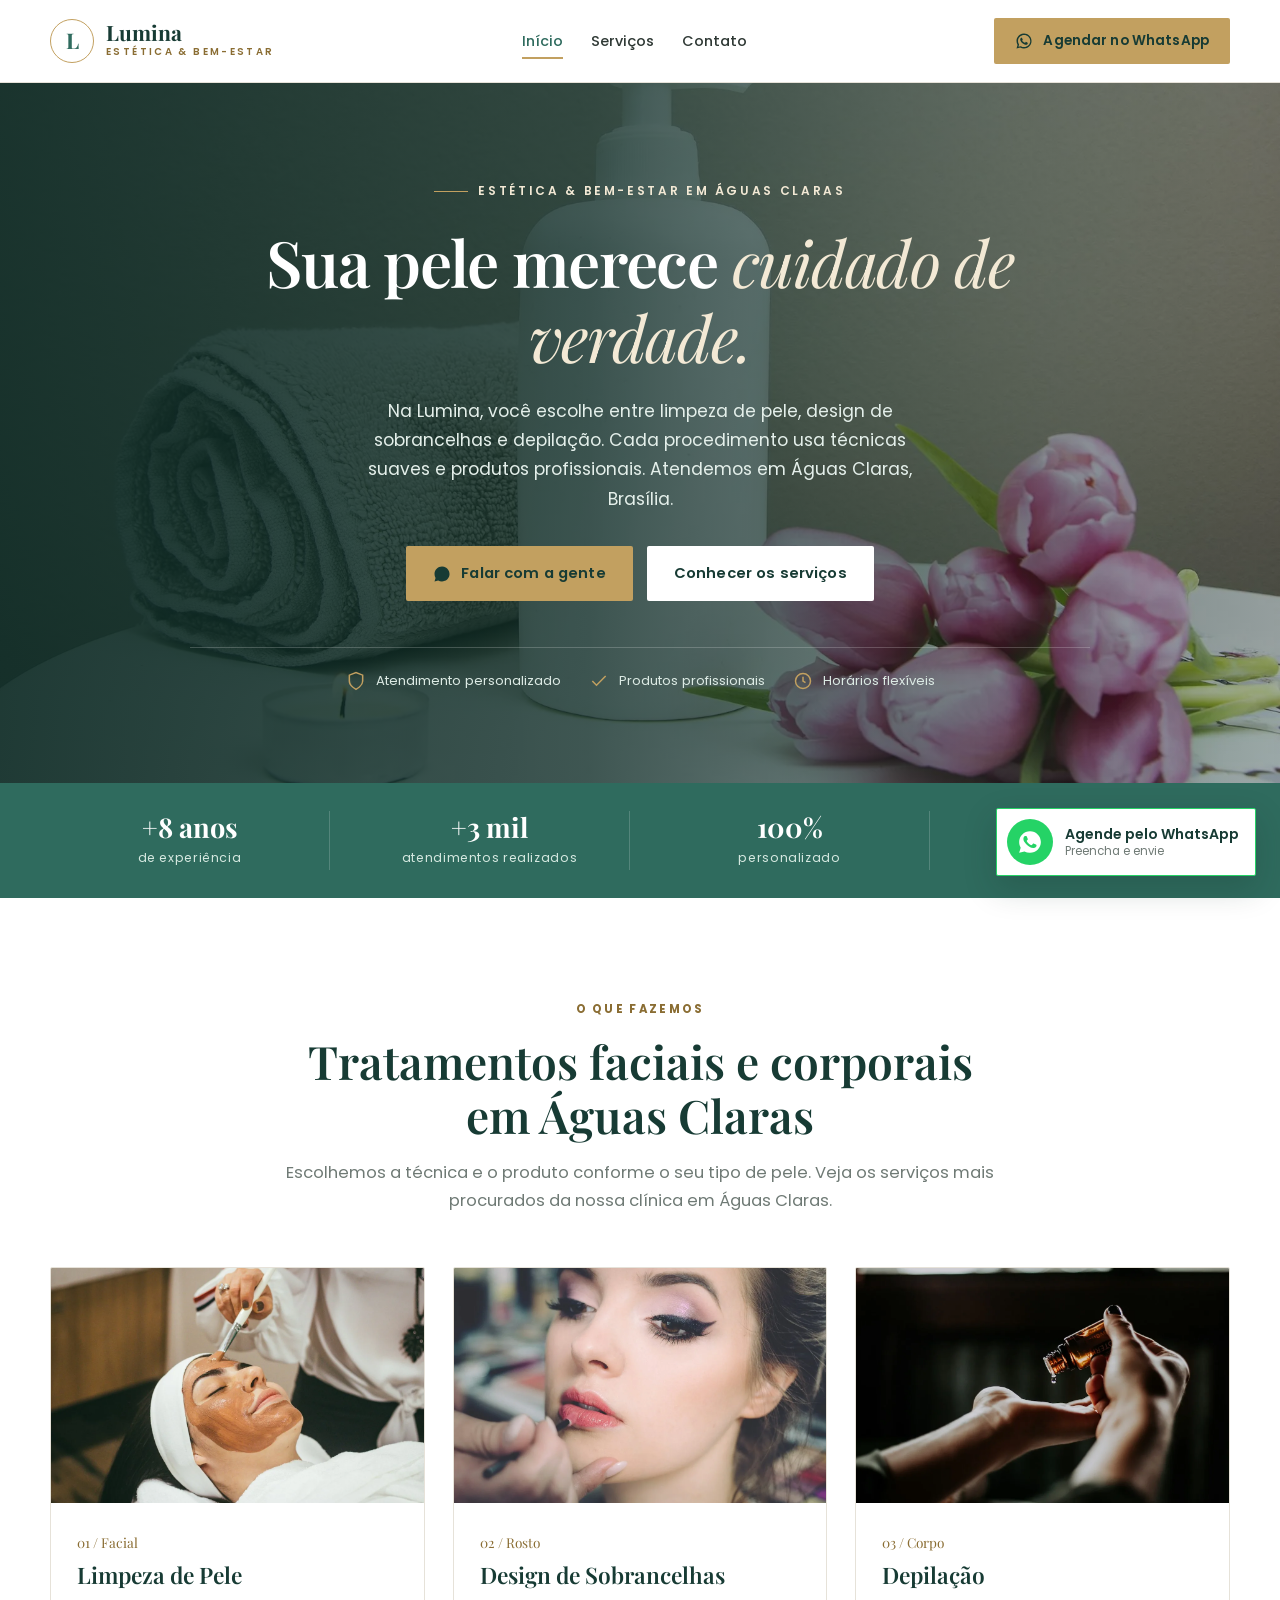
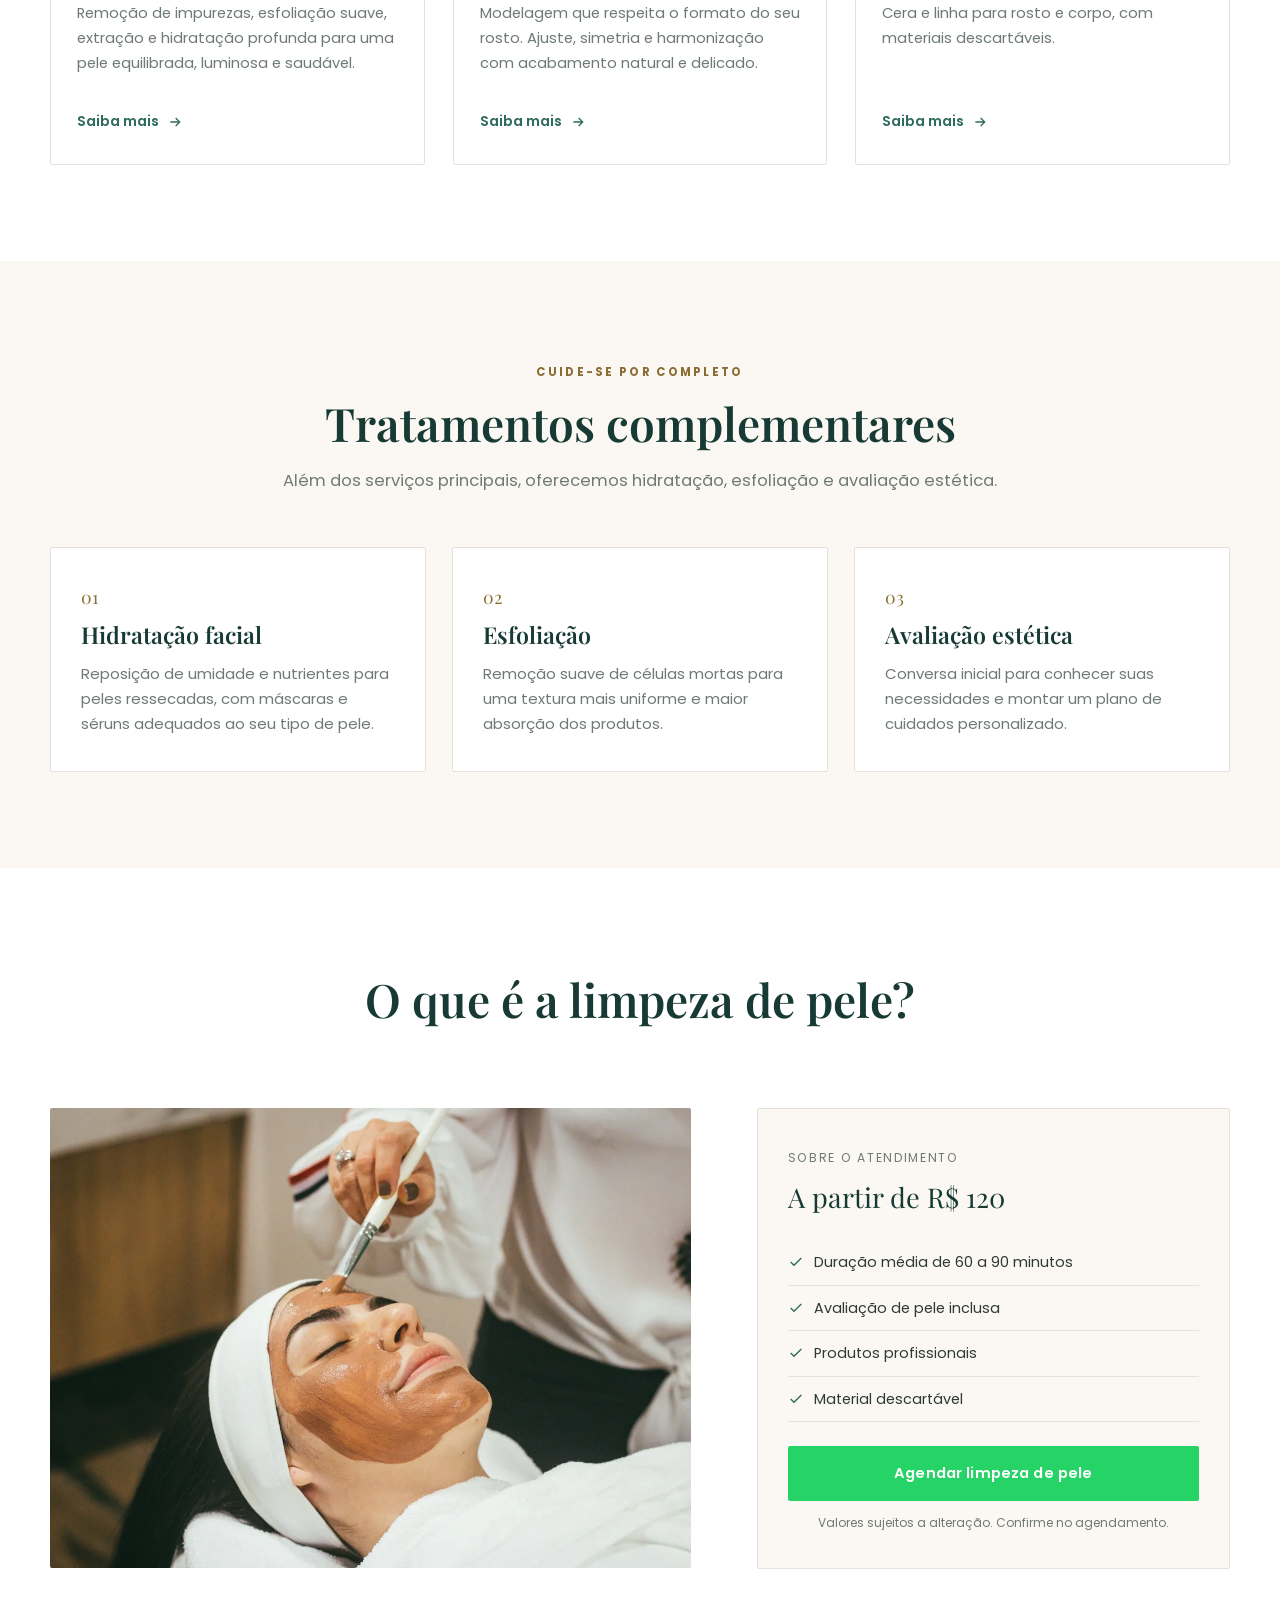
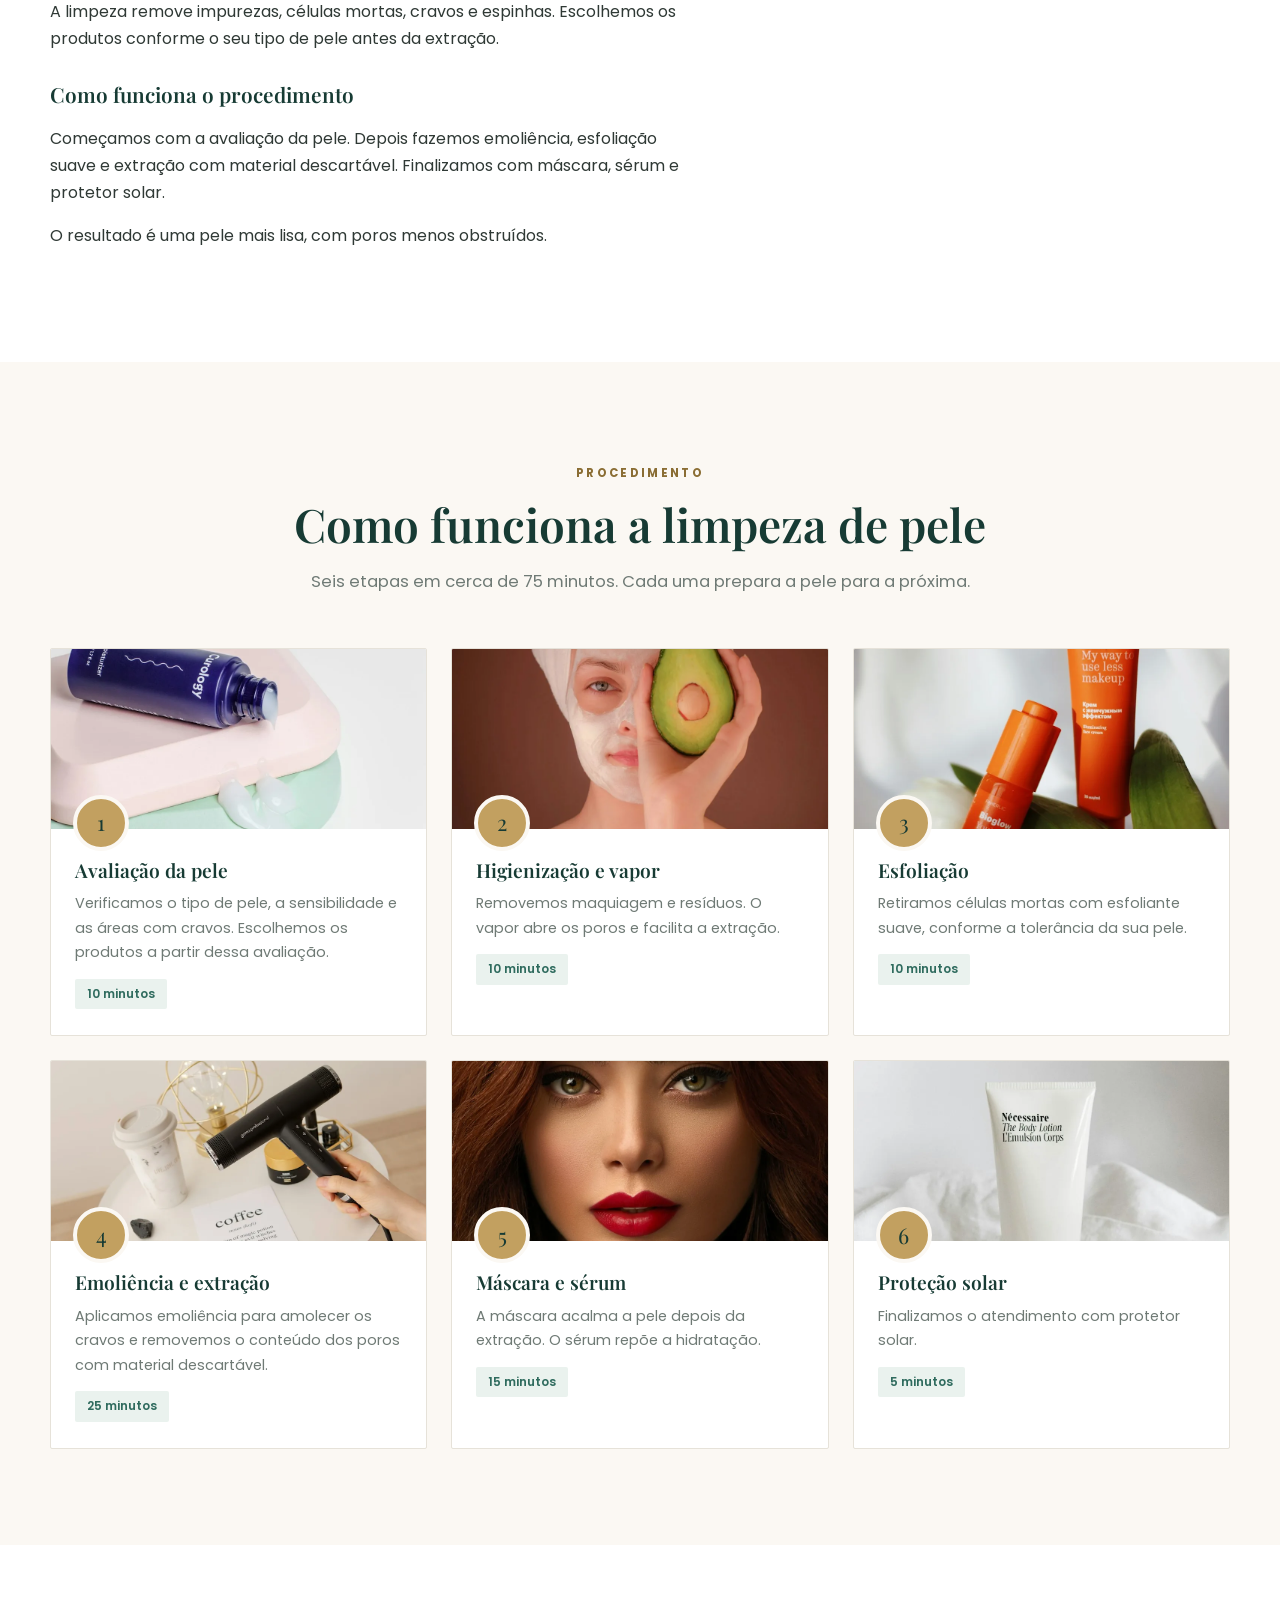
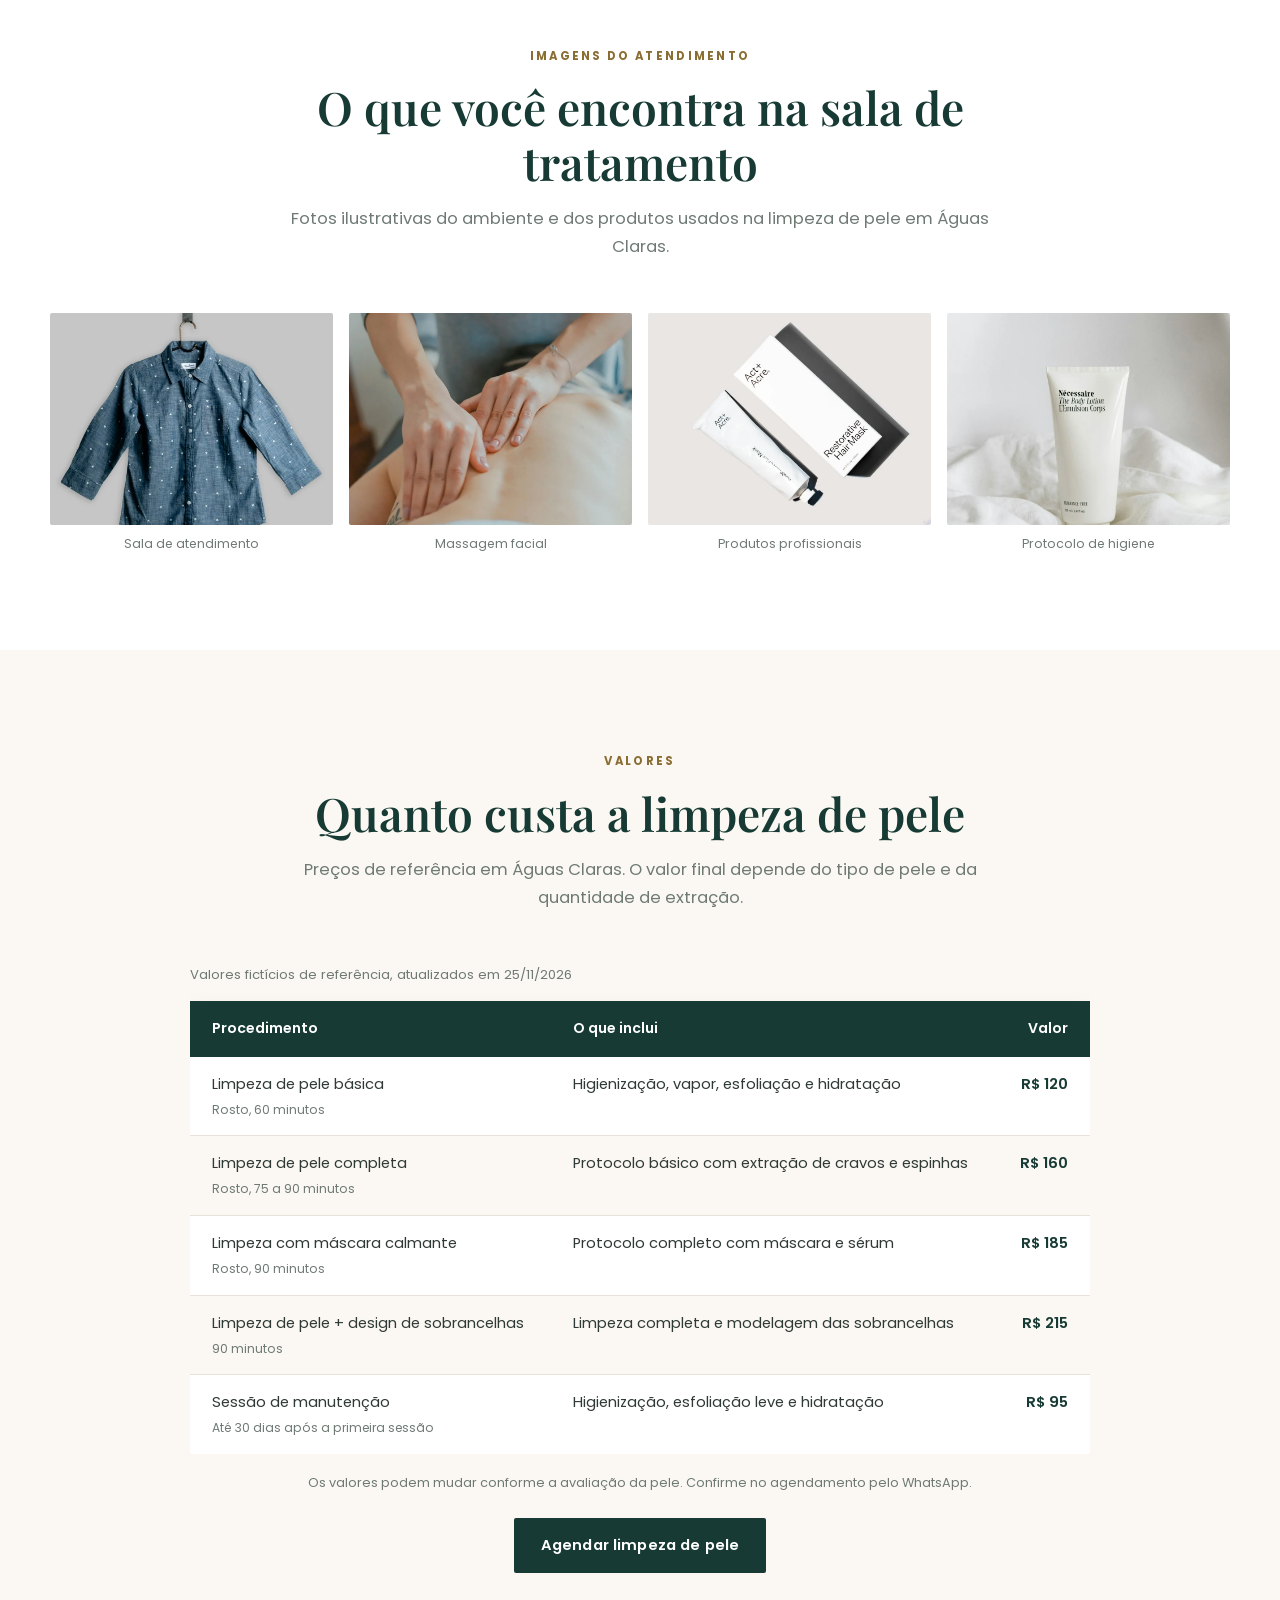
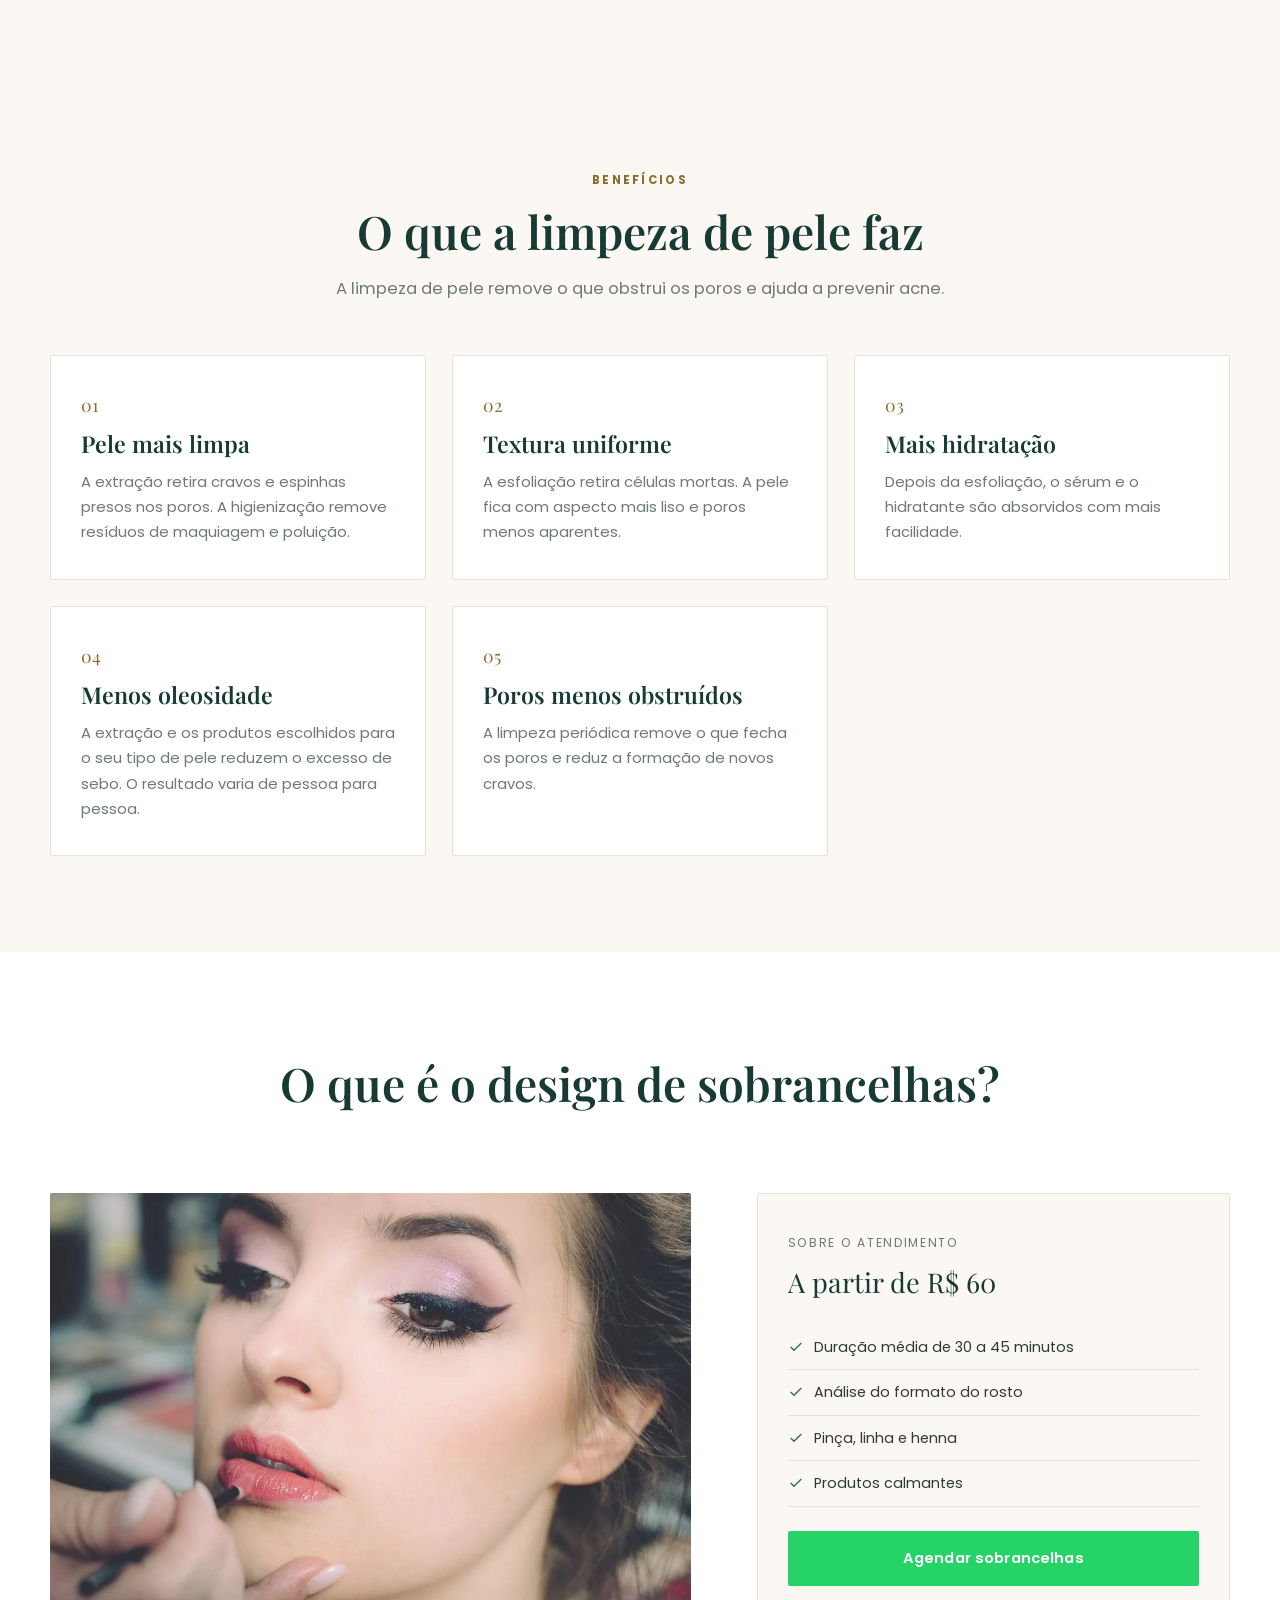
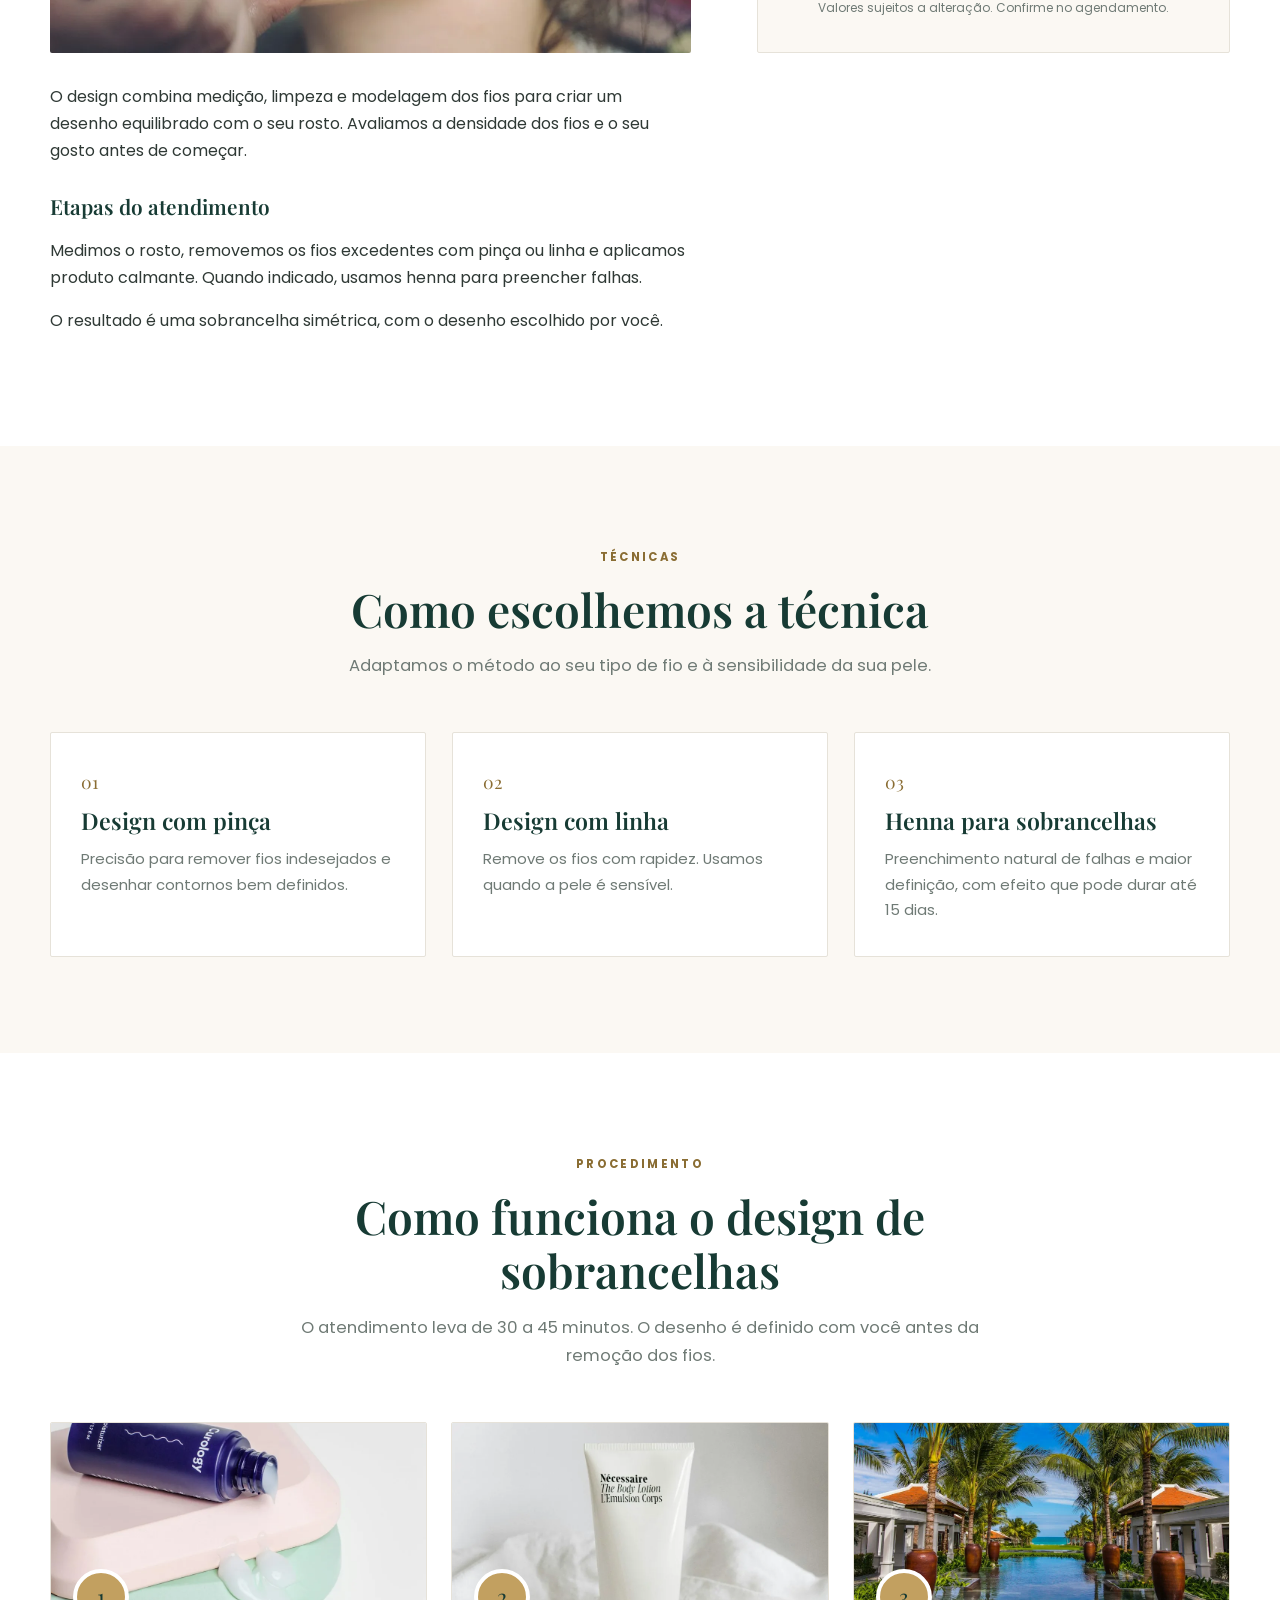
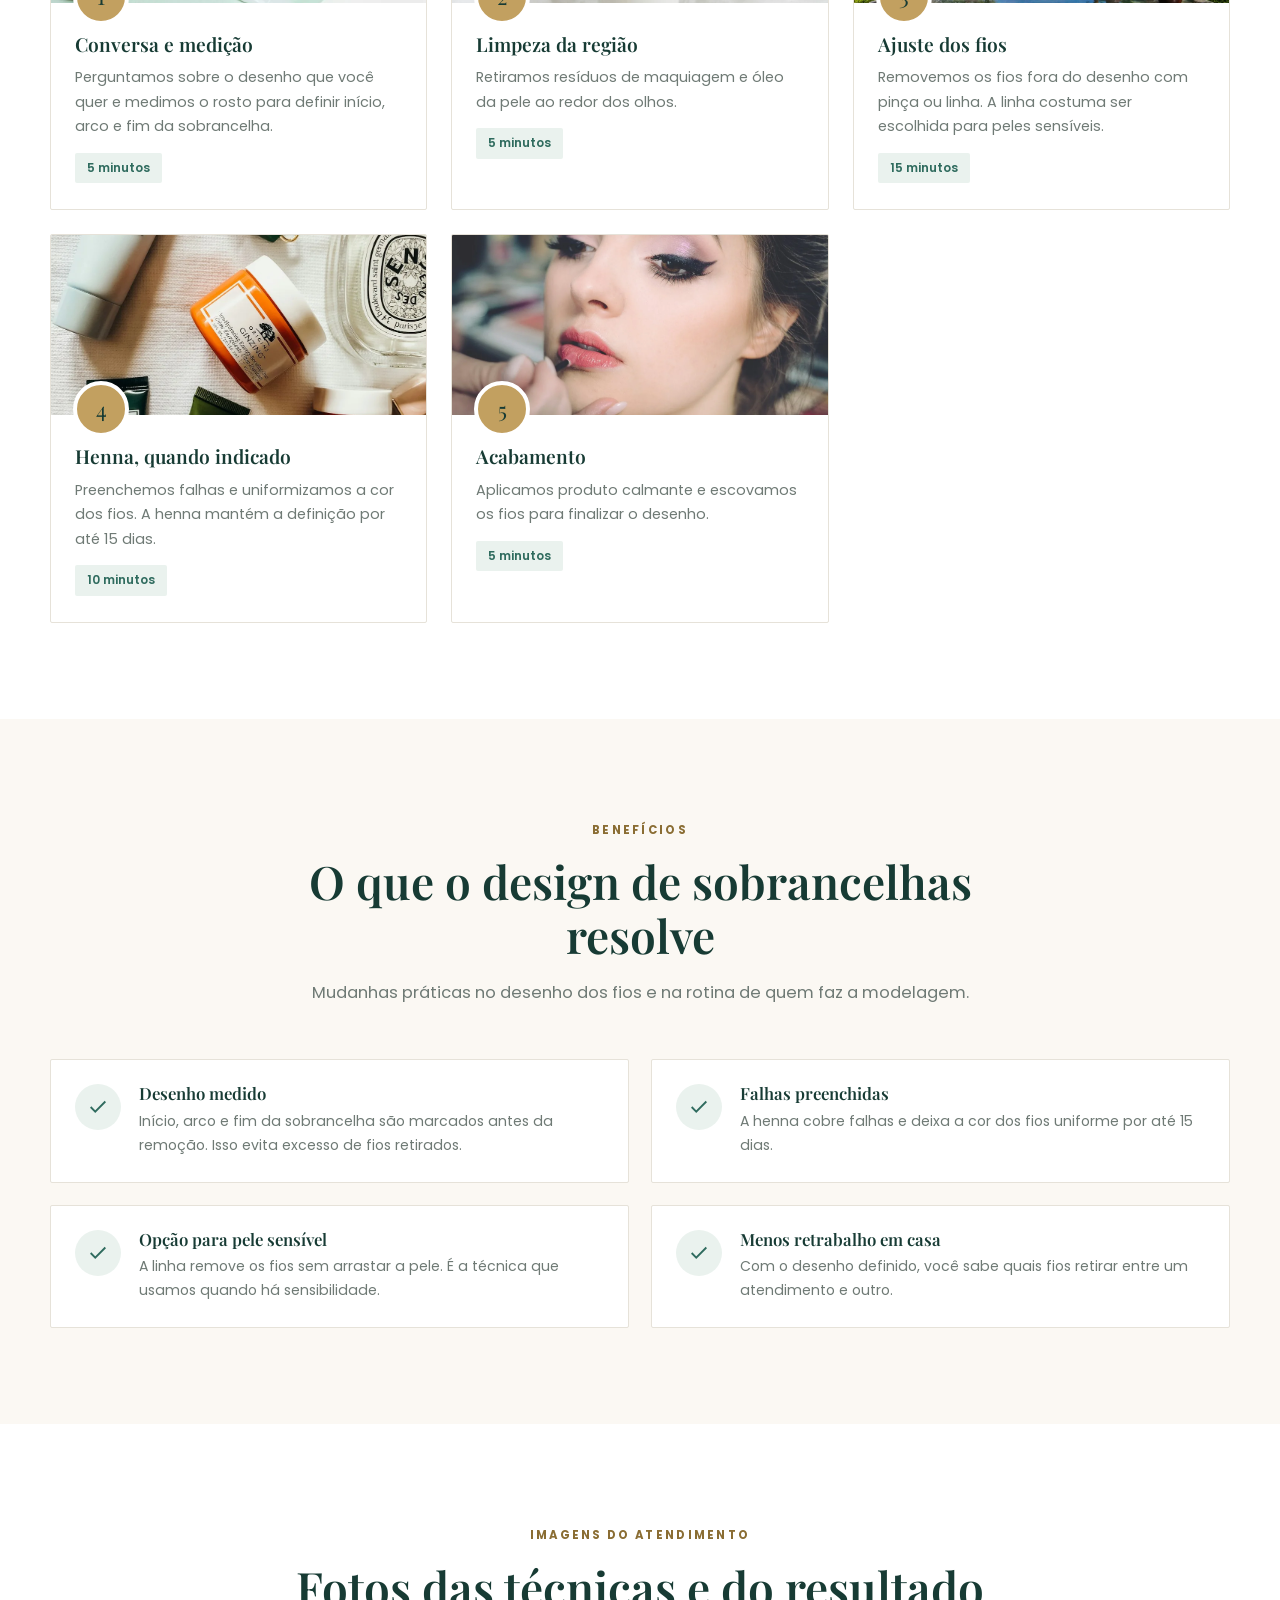
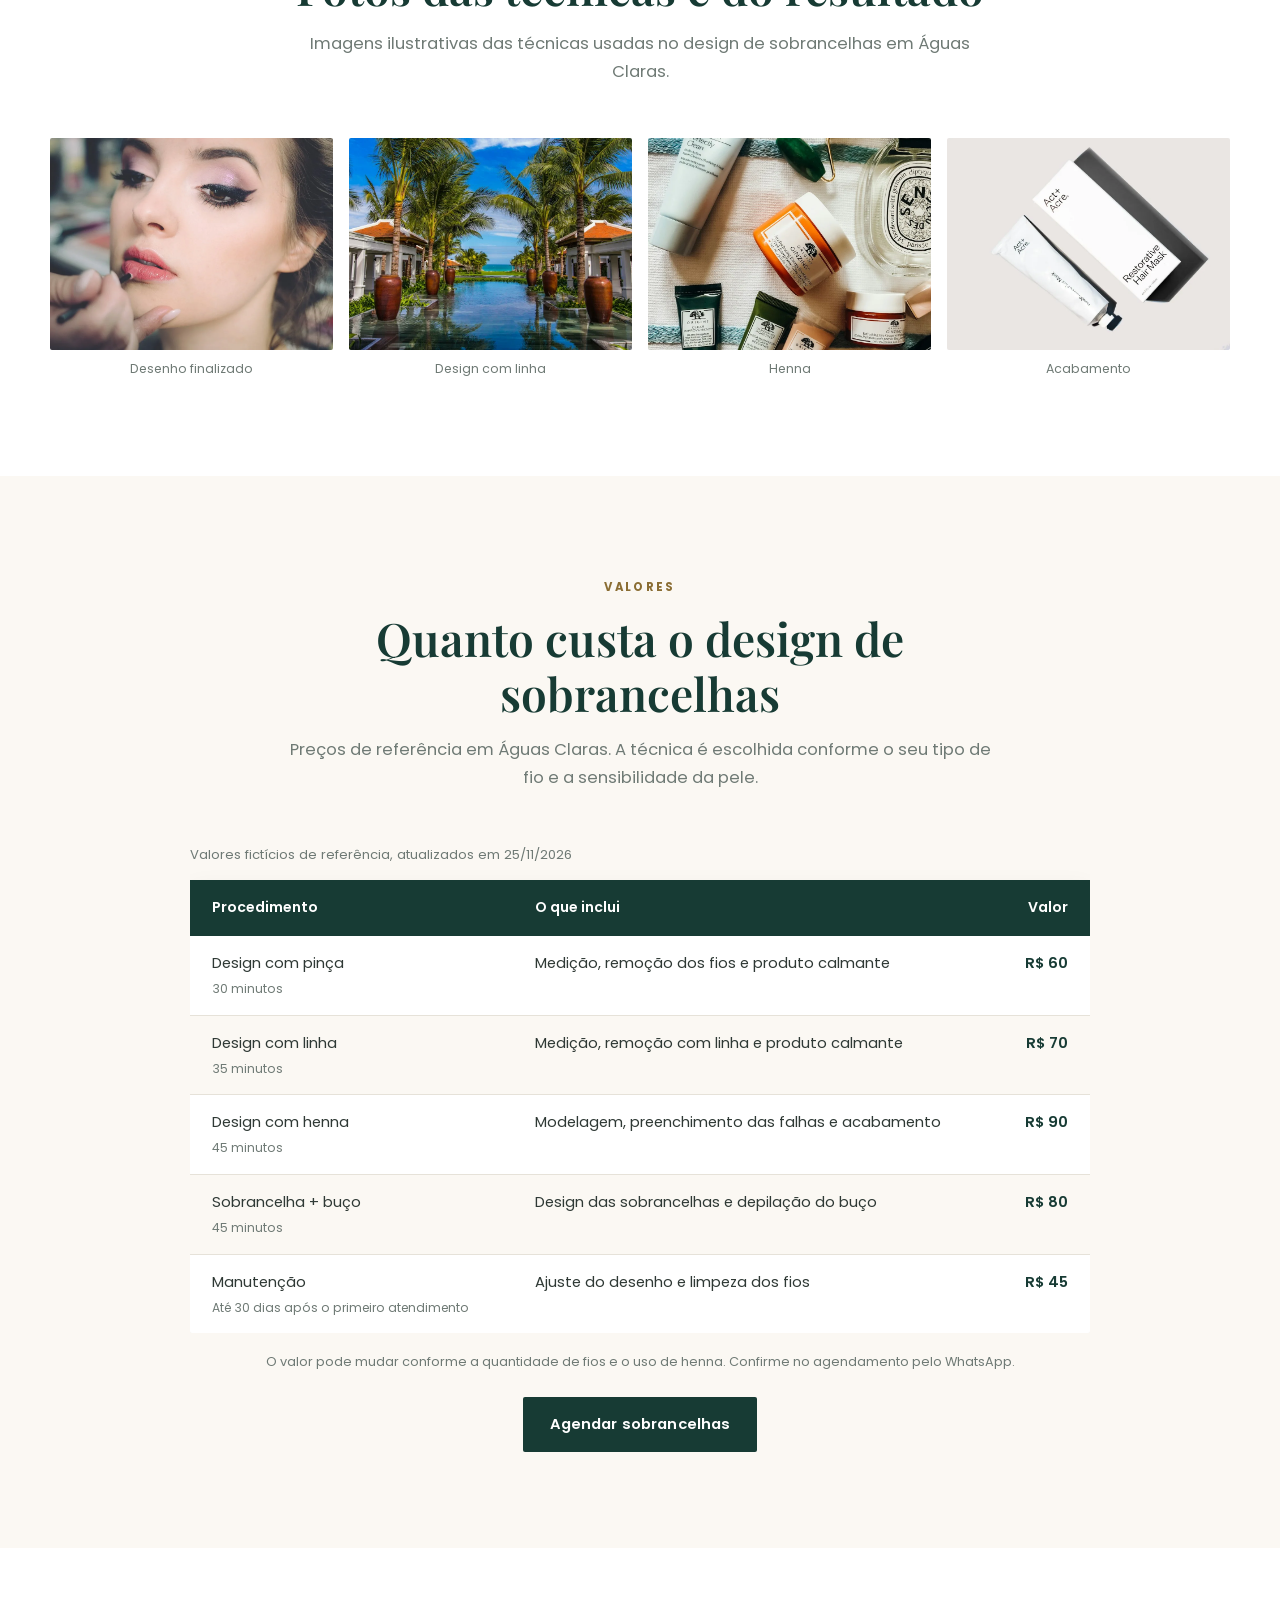
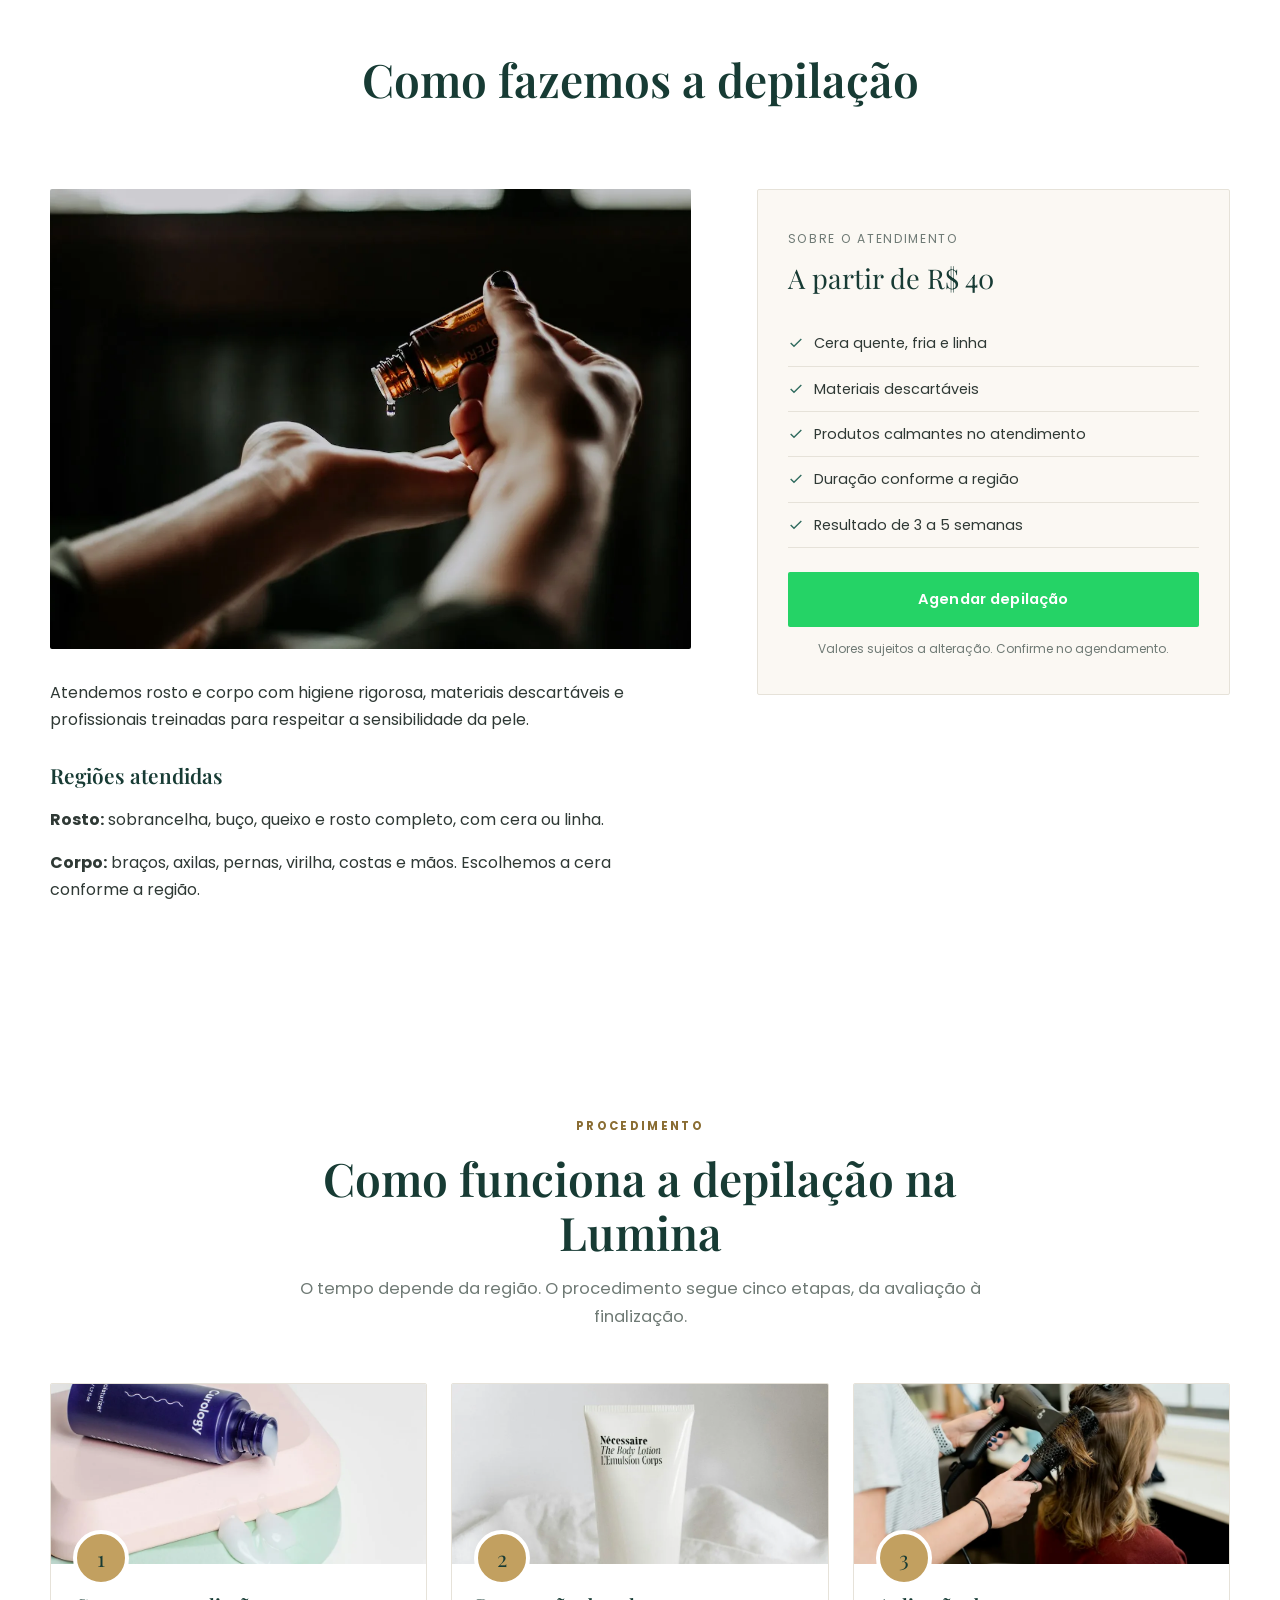
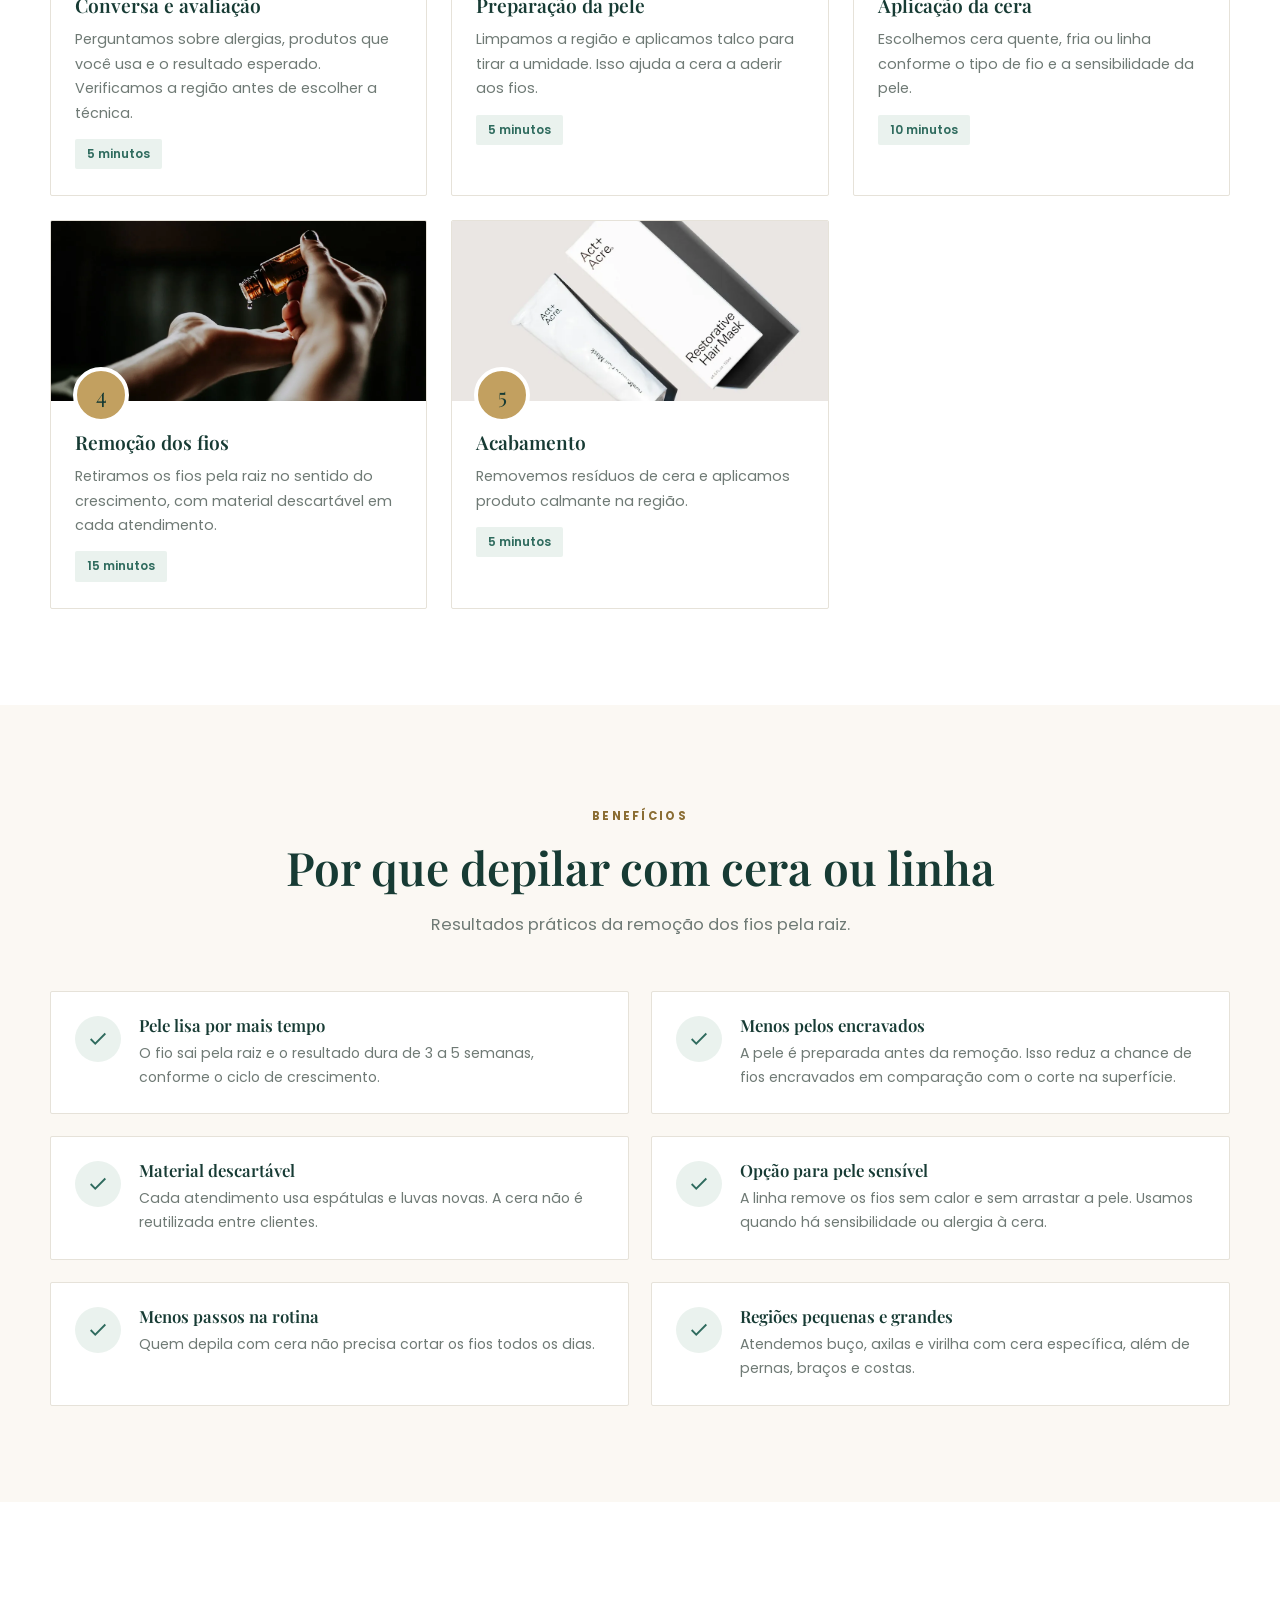
<file: index.html>
<!DOCTYPE html>
<html lang="pt-BR">
<head>
  <meta charset="UTF-8">
  <meta name="viewport" content="width=device-width, initial-scale=1.0">
  <!-- Título e descrição (o que aparece no Google) -->
  <title>Lumina Estética & Bem-estar | Estética em Águas Claras, DF</title>
  <meta name="description" content="Clínica de estética e bem-estar em Águas Claras, Brasília. Limpeza de pele, design de sobrancelhas e depilação com profissionais especializados. Agende pelo WhatsApp (61) 99999-0000.">
  <meta name="robots" content="index, follow, max-image-preview:large">
  <meta name="theme-color" content="#173b34">
  <link rel="canonical" href="https://nakshimov.github.io/lumina-estetica/">

  <!-- Redes sociais -->
  <meta property="og:type" content="website">
  <meta property="og:locale" content="pt_BR">
  <meta property="og:site_name" content="Lumina Estética & Bem-estar">
  <meta property="og:title" content="Lumina Estética & Bem-estar | Estética em Águas Claras">
  <meta property="og:description" content="Limpeza de pele, sobrancelhas e depilação em Águas Claras, DF. Agende pelo WhatsApp.">
  <meta property="og:url" content="https://nakshimov.github.io/lumina-estetica/">
  <meta property="og:image" content="https://nakshimov.github.io/lumina-estetica/assets/images/hero-clinica.jpg">
  <meta name="twitter:card" content="summary_large_image">
  <meta name="twitter:title" content="Lumina Estética & Bem-estar | Estética em Águas Claras">
  <meta name="twitter:description" content="Clínica de estética em Águas Claras. Limpeza de pele, sobrancelhas e depilação. Agende pelo WhatsApp.">
  <meta name="twitter:image" content="https://nakshimov.github.io/lumina-estetica/assets/images/hero-clinica.jpg">

  <!-- Favicon -->
  <link rel="icon" href="data:image/svg+xml,%3Csvg xmlns='http://www.w3.org/2000/svg' viewBox='0 0 100 100'%3E%3Crect width='100' height='100' rx='50' fill='%23173b34'/%3E%3Ctext x='50' y='68' font-size='52' font-family='Georgia' text-anchor='middle' fill='%23c2a060'%3EL%3C/text%3E%3C/svg%3E">

  <!-- Fontes -->
  <link rel="preconnect" href="https://fonts.googleapis.com">
  <link rel="preconnect" href="https://fonts.gstatic.com" crossorigin>
  <link href="https://fonts.googleapis.com/css2?family=Playfair+Display:ital,wght@0,600;0,700;1,400&family=Poppins:wght@400;500;600;700&display=swap" rel="stylesheet">
  <link rel="stylesheet" href="assets/css/style.css">

  <!-- Dados estruturados para o Google (Schema.org) -->
  <script type="application/ld+json">
  {
    "@context": "https://schema.org",
    "@graph": [
      {
        "@type": "HealthAndBeautyBusiness",
        "@id": "https://nakshimov.github.io/lumina-estetica/#establishment",
        "name": "Lumina Estética & Bem-estar",
        "description": "Clínica de estética e bem-estar em Águas Claras, Brasília, DF, especializada em limpeza de pele, design de sobrancelhas e depilação.",
        "url": "https://nakshimov.github.io/lumina-estetica/",
        "telephone": "+5561999990000",
        "email": "contato@luminaestetica.com.br",
        "priceRange": "$$",
        "image": "https://nakshimov.github.io/lumina-estetica/assets/images/hero-clinica.jpg",
        "address": {
          "@type": "PostalAddress",
          "streetAddress": "Av. das Paineiras, Quadra 10, Bloco A, Loja 12",
          "addressLocality": "Águas Claras",
          "addressRegion": "DF",
          "postalCode": "71920-000",
          "addressCountry": "BR"
        },
        "geo": {
          "@type": "GeoCoordinates",
          "latitude": -15.8339,
          "longitude": -48.0503
        },
        "areaServed": [
          "Águas Claras",
          "Taguatinga",
          "Asa Sul",
          "Brasília"
        ],
        "openingHoursSpecification": [
          {
            "@type": "OpeningHoursSpecification",
            "dayOfWeek": [
              "Monday",
              "Tuesday",
              "Wednesday",
              "Thursday",
              "Friday"
            ],
            "opens": "09:00",
            "closes": "19:00"
          },
          {
            "@type": "OpeningHoursSpecification",
            "dayOfWeek": "Saturday",
            "opens": "09:00",
            "closes": "14:00"
          }
        ],
        "hasOfferCatalog": {
          "@type": "OfferCatalog",
          "name": "Serviços de estética e bem-estar",
          "itemListElement": [
            {
              "@type": "Offer",
              "itemOffered": {
                "@type": "Service",
                "name": "Limpeza de pele em Águas Claras",
                "description": "Limpeza de pele profunda com esfoliação, extração e hidratação."
              }
            },
            {
              "@type": "Offer",
              "itemOffered": {
                "@type": "Service",
                "name": "Design de sobrancelhas em Águas Claras",
                "description": "Modelagem, ajuste e harmonização das sobrancelhas."
              }
            },
            {
              "@type": "Offer",
              "itemOffered": {
                "@type": "Service",
                "name": "Depilação em Águas Claras",
                "description": "Depilação com cera e linha, rosto e corpo."
              }
            }
          ]
        }
      },
      {
        "@type": "WebSite",
        "@id": "https://nakshimov.github.io/lumina-estetica/#website",
        "url": "https://nakshimov.github.io/lumina-estetica/",
        "name": "Lumina Estética & Bem-estar",
        "inLanguage": "pt-BR",
        "publisher": {
          "@id": "https://nakshimov.github.io/lumina-estetica/#establishment"
        }
      },
      {
        "@type": "ItemList",
        "name": "Serviços da Lumina em Águas Claras",
        "itemListElement": [
          {
            "@type": "ListItem",
            "position": 1,
            "item": {
              "@type": "Service",
              "name": "Limpeza de pele",
              "url": "https://nakshimov.github.io/lumina-estetica/#limpeza-de-pele"
            }
          },
          {
            "@type": "ListItem",
            "position": 2,
            "item": {
              "@type": "Service",
              "name": "Design de sobrancelhas",
              "url": "https://nakshimov.github.io/lumina-estetica/#sobrancelhas"
            }
          },
          {
            "@type": "ListItem",
            "position": 3,
            "item": {
              "@type": "Service",
              "name": "Depilação",
              "url": "https://nakshimov.github.io/lumina-estetica/#depilacao"
            }
          }
        ]
      },
      {
        "@type": "FAQPage",
        "@id": "https://nakshimov.github.io/lumina-estetica/#faq",
        "mainEntity": [
          {
            "@type": "Question",
            "name": "A limpeza de pele dói?",
            "acceptedAnswer": {
              "@type": "Answer",
              "text": "A extração pode causar um leve desconforto. Usamos emoliência, material descartável e técnicas suaves para reduzir a sensação."
            }
          },
          {
            "@type": "Question",
            "name": "Quanto tempo dura o resultado do design de sobrancelhas?",
            "acceptedAnswer": {
              "@type": "Answer",
              "text": "O desenho dura de 15 a 30 dias. A henna mantém a definição por até 15 dias."
            }
          },
          {
            "@type": "Question",
            "name": "Posso fazer depilação com a pele sensível?",
            "acceptedAnswer": {
              "@type": "Answer",
              "text": "Sim. Avaliamos a região e escolhemos a cera ou a linha mais adequadas para a sua pele."
            }
          },
          {
            "@type": "Question",
            "name": "Como faço para agendar um horário?",
            "acceptedAnswer": {
              "@type": "Answer",
              "text": "Clique no botão do WhatsApp no canto da tela ou use a seção de contato nesta página. Confirmamos a data e o horário."
            }
          }
        ]
      }
    ]
  }
  </script>
</head>

<body>
  <a class="sr-only" href="#conteudo">Pular para o conteúdo</a>

  <!-- ==================== CABEÇALHO ==================== -->
  <header class="site-header" id="topo">
    <div class="container header-inner">
      <a class="logo" href="#topo">
        <span class="logo-marca" aria-hidden="true">L</span>
        <span class="logo-texto"><strong>Lumina</strong> <span>Estética & Bem-estar</span></span>
      </a>

      <button class="menu-toggle" type="button" aria-label="Abrir menu" aria-expanded="false" aria-controls="menu-principal">
        <span aria-hidden="true"></span>
      </button>

      <nav class="nav-principal" id="menu-principal" aria-label="Navegação principal">
        <a href="#topo" class="ativo">Início</a>
        <a href="#servicos">Serviços</a>
        <a href="#contato">Contato</a>
      </nav>

      <div class="header-acoes">
        <a class="btn btn--dourado btn--pequeno" href="https://wa.me/5561999990000?text=Ol%C3%A1%2C%20gostaria%20de%20agendar%20um%20hor%C3%A1rio." target="_blank" rel="noopener">
          <svg viewBox="0 0 24 24" fill="currentColor" aria-hidden="true"><path d="M12.04 2C6.5 2 2 6.49 2 12c0 1.85.49 3.66 1.41 5.25L2 22l4.9-1.28A9.94 9.94 0 0 0 12 22h.04c5.5 0 10-4.49 10-10S17.54 2 12.04 2zm0 18.16a8.2 8.2 0 0 1-4.17-1.14l-.3-.18-2.91.76.78-2.84-.2-.29a8.13 8.13 0 0 1-1.25-4.35c0-4.5 3.67-8.16 8.19-8.16 2.19 0 4.24.85 5.78 2.39a8.1 8.1 0 0 1 2.39 5.78c0 4.5-3.67 8.03-8.21 8.03zm4.5-6.14c-.25-.13-1.46-.72-1.69-.8-.23-.08-.39-.13-.56.13-.16.25-.64.8-.78.97-.15.16-.29.18-.54.06-.25-.13-1.05-.39-2-1.23-.74-.45-1.24-1-1.39-1.18-.15-.18-.16-.35-.02-.48.13-.13.29-.34.43-.5.15-.17.2-.29.29-.48.1-.19.05-.35-.02-.48-.08-.13-.56-1.34-.76-1.83-.2-.48-.4-.42-.56-.43h-.48c-.16 0-.43.06-.65.29-.23.23-.87.85-.87 2.07s.89 2.4 1.01 2.56c.13.16 1.74 2.66 4.22 3.73.59.25 1.05.4 1.41.51.59.19 1.13.16 1.56.1.47-.07 1.46-.6 1.67-1.17.2-.58.2-1.07.14-1.17-.06-.1-.23-.16-.48-.29z"/></svg>
          Agendar no WhatsApp
        </a>
      </div>
    </div>
  </header>

  <main id="conteudo">
    <!-- ==================== HERO ==================== -->
    <section class="hero" aria-labelledby="titulo-hero">
      <picture><source srcset="assets/images/hero-clinica.webp" type="image/webp"><img class="hero-imagem" src="assets/images/hero-clinica.jpg" alt="Sala de atendimento de clínica de estética em Águas Claras, com maca de tratamento e ambiente acolhedor" fetchpriority="high" width="1800" height="1100"></picture>
      <div class="hero-overlay" aria-hidden="true"></div>
      <div class="container hero-conteudo">
        <span class="hero-eyebrow">Estética & Bem-estar em Águas Claras</span>
        <h1 id="titulo-hero">Sua pele merece <em>cuidado de verdade.</em></h1>
        <p class="lead">Na Lumina, você escolhe entre limpeza de pele, design de sobrancelhas e depilação. Cada procedimento usa técnicas suaves e produtos profissionais. Atendemos em Águas Claras, Brasília.</p>
        <div class="hero-acoes">
          <a class="btn btn--dourado" href="https://wa.me/5561999990000?text=Ol%C3%A1%2C%20gostaria%20de%20agendar%20um%20hor%C3%A1rio." target="_blank" rel="noopener">
            <svg viewBox="0 0 24 24" fill="currentColor" aria-hidden="true"><path d="M17.47 14.38c-.3-.15-1.76-.87-2.03-.97-.27-.1-.47-.15-.67.15-.2.3-.77.97-.94 1.17-.17.2-.35.22-.65.07-.3-.15-1.26-.46-2.4-1.48-.89-.79-1.49-1.77-1.66-2.07-.17-.3-.02-.46.13-.61.13-.13.3-.35.45-.53.15-.18.2-.3.3-.5.1-.2.05-.37-.02-.52-.08-.15-.67-1.61-.92-2.2-.24-.58-.49-.5-.67-.51h-.57c-.2 0-.52.07-.79.37s-1.04 1.02-1.04 2.48 1.07 2.88 1.22 3.08c.15.2 2.1 3.2 5.09 4.48.71.3 1.26.48 1.69.62.71.22 1.36.19 1.87.12.57-.09 1.75-.72 2-1.4.25-.7.25-1.29.17-1.41-.08-.12-.27-.19-.58-.32zM12.04 2C6.5 2 2 6.49 2 12c0 1.85.49 3.66 1.41 5.25L2 22l4.9-1.28A9.94 9.94 0 0 0 12 22h.04c5.5 0 10-4.49 10-10S17.54 2 12.04 2z"/></svg>
            Falar com a gente
          </a>
          <a class="btn btn--branco" href="#servicos">Conhecer os serviços</a>
        </div>
        <div class="hero-selo">
          <div><svg viewBox="0 0 24 24" fill="none" stroke="currentColor" stroke-width="1.8" aria-hidden="true"><path d="M12 22s8-4 8-10V5l-8-3-8 3v7c0 6 8 10 8 10z"/></svg> Atendimento personalizado</div>
          <div><svg viewBox="0 0 24 24" fill="none" stroke="currentColor" stroke-width="1.8" aria-hidden="true"><path d="M20 6L9 17l-5-5"/></svg> Produtos profissionais</div>
          <div><svg viewBox="0 0 24 24" fill="none" stroke="currentColor" stroke-width="1.8" aria-hidden="true"><circle cx="12" cy="12" r="9"/><path d="M12 7v5l3 2"/></svg> Horários flexíveis</div>
        </div>
      </div>
    </section>

    <!-- ==================== BARRA DE CONFIANÇA ==================== -->
    <section class="barra-confiance" aria-label="Diferenciais da clínica">
      <div class="container">
        <div class="item"><strong>+8 anos</strong><span>de experiência</span></div>
        <div class="item"><strong>+3 mil</strong><span>atendimentos realizados</span></div>
        <div class="item"><strong>100%</strong><span>personalizado</span></div>
        <div class="item"><strong>Águas Claras</strong><span>Brasília, DF</span></div>
      </div>
    </section>

    <!-- ==================== INTRO / SERVIÇOS ==================== -->
    <section class="section" id="servicos" aria-labelledby="titulo-servicos">
      <div class="container">
        <div class="cabecalho-secao texto-centro">
          <span class="etiqueta">O que fazemos</span>
          <h2 id="titulo-servicos">Tratamentos faciais e corporais em Águas Claras</h2>
          <p>Escolhemos a técnica e o produto conforme o seu tipo de pele. Veja os serviços mais procurados da nossa clínica em Águas Claras.</p>
        </div>

        <div class="grade-servicos">
          <article class="card-servico">
            <div class="imagem">
              <picture><source srcset="assets/images/limpeza-pele.webp" type="image/webp"><img src="assets/images/limpeza-pele.jpg" alt="Profissional aplicando tratamento facial em cliente durante limpeza de pele" loading="lazy" width="1200" height="800" decoding="async"></picture>
            </div>
            <div class="corpo">
              <span class="numero">01 / Facial</span>
              <h3>Limpeza de Pele</h3>
              <p>Remoção de impurezas, esfoliação suave, extração e hidratação profunda para uma pele equilibrada, luminosa e saudável.</p>
              <a class="link-card" href="#limpeza-de-pele">Saiba mais <svg viewBox="0 0 24 24" fill="none" stroke="currentColor" stroke-width="2" aria-hidden="true"><path d="M5 12h14M13 6l6 6-6 6"/></svg></a>
            </div>
          </article>

          <article class="card-servico">
            <div class="imagem">
              <picture><source srcset="assets/images/sobrancelhas.webp" type="image/webp"><img src="assets/images/sobrancelhas.jpg" alt="Detail do rosto de uma mulher com sobrancelhas bem modeladas" loading="lazy" width="1200" height="800" decoding="async"></picture>
            </div>
            <div class="corpo">
              <span class="numero">02 / Rosto</span>
              <h3>Design de Sobrancelhas</h3>
              <p>Modelagem que respeita o formato do seu rosto. Ajuste, simetria e harmonização com acabamento natural e delicado.</p>
              <a class="link-card" href="#sobrancelhas">Saiba mais <svg viewBox="0 0 24 24" fill="none" stroke="currentColor" stroke-width="2" aria-hidden="true"><path d="M5 12h14M13 6l6 6-6 6"/></svg></a>
            </div>
          </article>

          <article class="card-servico">
            <div class="imagem">
              <picture><source srcset="assets/images/depilacao.webp" type="image/webp"><img src="assets/images/depilacao.jpg" alt="Ambiente de spa com toalhas e produtos para depilação" loading="lazy" width="1200" height="800" decoding="async"></picture>
            </div>
            <div class="corpo">
              <span class="numero">03 / Corpo</span>
              <h3>Depilação</h3>
              <p>Cera e linha para rosto e corpo, com materiais descartáveis.</p>
              <a class="link-card" href="#depilacao">Saiba mais <svg viewBox="0 0 24 24" fill="none" stroke="currentColor" stroke-width="2" aria-hidden="true"><path d="M5 12h14M13 6l6 6-6 6"/></svg></a>
            </div>
          </article>
        </div>
      </div>
    </section>

    <!-- Serviços complementares -->
    <section class="section section--creme" aria-labelledby="titulo-complementares">
      <div class="container">
        <div class="cabecalho-secao texto-centro">
          <span class="etiqueta">Cuide-se por completo</span>
          <h2 id="titulo-complementares">Tratamentos complementares</h2>
          <p>Além dos serviços principais, oferecemos hidratação, esfoliação e avaliação estética.</p>
        </div>
        <div class="grade-3">
          <div class="painel">
            <div class="num">01</div>
            <h3>Hidratação facial</h3>
            <p>Reposição de umidade e nutrientes para peles ressecadas, com máscaras e séruns adequados ao seu tipo de pele.</p>
          </div>
          <div class="painel">
            <div class="num">02</div>
            <h3>Esfoliação</h3>
            <p>Remoção suave de células mortas para uma textura mais uniforme e maior absorção dos produtos.</p>
          </div>
          <div class="painel">
            <div class="num">03</div>
            <h3>Avaliação estética</h3>
            <p>Conversa inicial para conhecer suas necessidades e montar um plano de cuidados personalizado.</p>
          </div>
        </div>
      </div>
    </section>

    <section class="section" id="limpeza-de-pele" aria-labelledby="titulo-limpeza-detalhe">
      <div class="container servico-detalhe">
        <div class="cabecalho-secao texto-centro"><h2 id="titulo-limpeza-detalhe">O que é a limpeza de pele?</h2></div>
        <div>
          <picture><source srcset="assets/images/limpeza-pele.webp" type="image/webp"><img class="imagem-destaque" src="assets/images/limpeza-pele.jpg" alt="Aplicação de máscara facial durante limpeza de pele em Águas Claras" loading="lazy" width="1200" height="800" decoding="async"></picture>
          <p>A limpeza remove impurezas, células mortas, cravos e espinhas. Escolhemos os produtos conforme o seu tipo de pele antes da extração.</p>
          <h3>Como funciona o procedimento</h3>
          <p>Começamos com a avaliação da pele. Depois fazemos emoliência, esfoliação suave e extração com material descartável. Finalizamos com máscara, sérum e protetor solar.</p>
          <p>O resultado é uma pele mais lisa, com poros menos obstruídos.</p>
        </div>
        <aside class="caixa-lateral" aria-label="Informações do serviço">
          <span class="preco-label">Sobre o atendimento</span>
          <p class="preco">A partir de R$ 120</p>
          <ul>
            <li><svg viewBox="0 0 24 24" fill="none" stroke="currentColor" stroke-width="2" aria-hidden="true"><path d="M20 6L9 17l-5-5"/></svg> Duração média de 60 a 90 minutos</li>
            <li><svg viewBox="0 0 24 24" fill="none" stroke="currentColor" stroke-width="2" aria-hidden="true"><path d="M20 6L9 17l-5-5"/></svg> Avaliação de pele inclusa</li>
            <li><svg viewBox="0 0 24 24" fill="none" stroke="currentColor" stroke-width="2" aria-hidden="true"><path d="M20 6L9 17l-5-5"/></svg> Produtos profissionais</li>
            <li><svg viewBox="0 0 24 24" fill="none" stroke="currentColor" stroke-width="2" aria-hidden="true"><path d="M20 6L9 17l-5-5"/></svg> Material descartável</li>
          </ul>
          <a class="btn btn--whatsapp" href="https://wa.me/5561999990000?text=Ol%C3%A1%2C%20gostaria%20de%20agendar%20uma%20limpeza%20de%20pele." target="_blank" rel="noopener">Agendar limpeza de pele</a>
          <small>Valores sujeitos a alteração. Confirme no agendamento.</small>
        </aside>
      </div>
    </section>

    <section class="section section--creme" aria-labelledby="titulo-limpeza-etapas">
      <div class="container">
        <div class="cabecalho-secao texto-centro"><span class="etiqueta">Procedimento</span><h2 id="titulo-limpeza-etapas">Como funciona a limpeza de pele</h2><p>Seis etapas em cerca de 75 minutos. Cada uma prepara a pele para a próxima.</p></div>
        <div class="etapas-lista">
          <article class="etapa">
            <div class="etapa-imagem"><picture><source srcset="assets/images/avaliacao-pele.webp" type="image/webp"><img src="assets/images/avaliacao-pele.jpg" alt="Profissional examinando a pele antes do tratamento" loading="lazy" width="1000" height="750" decoding="async"></picture></div>
            <div class="etapa-corpo"><span class="etapa-num">1</span><h3>Avaliação da pele</h3><p>Verificamos o tipo de pele, a sensibilidade e as áreas com cravos. Escolhemos os produtos a partir dessa avaliação.</p><span class="duracao">10 minutos</span></div>
          </article>
          <article class="etapa">
            <div class="etapa-imagem"><picture><source srcset="assets/images/vapor-facial.webp" type="image/webp"><img src="assets/images/vapor-facial.jpg" alt="Vapor facial durante protocolo de limpeza de pele" loading="lazy" width="1000" height="750" decoding="async"></picture></div>
            <div class="etapa-corpo"><span class="etapa-num">2</span><h3>Higienização e vapor</h3><p>Removemos maquiagem e resíduos. O vapor abre os poros e facilita a extração.</p><span class="duracao">10 minutos</span></div>
          </article>
          <article class="etapa">
            <div class="etapa-imagem"><picture><source srcset="assets/images/esfoliacao.webp" type="image/webp"><img src="assets/images/esfoliacao.jpg" alt="Esfoliação suave do rosto com produto facial" loading="lazy" width="1000" height="750" decoding="async"></picture></div>
            <div class="etapa-corpo"><span class="etapa-num">3</span><h3>Esfoliação</h3><p>Retiramos células mortas com esfoliante suave, conforme a tolerância da sua pele.</p><span class="duracao">10 minutos</span></div>
          </article>
          <article class="etapa">
            <div class="etapa-imagem"><picture><source srcset="assets/images/extracao-cravos.webp" type="image/webp"><img src="assets/images/extracao-cravos.jpg" alt="Extração de cravos com material descartável" loading="lazy" width="1000" height="750" decoding="async"></picture></div>
            <div class="etapa-corpo"><span class="etapa-num">4</span><h3>Emoliência e extração</h3><p>Aplicamos emoliência para amolecer os cravos e removemos o conteúdo dos poros com material descartável.</p><span class="duracao">25 minutos</span></div>
          </article>
          <article class="etapa">
            <div class="etapa-imagem"><picture><source srcset="assets/images/mascara-facial.webp" type="image/webp"><img src="assets/images/mascara-facial.jpg" alt="Máscara calmante aplicada após a extração" loading="lazy" width="1000" height="750" decoding="async"></picture></div>
            <div class="etapa-corpo"><span class="etapa-num">5</span><h3>Máscara e sérum</h3><p>A máscara acalma a pele depois da extração. O sérum repõe a hidratação.</p><span class="duracao">15 minutos</span></div>
          </article>
          <article class="etapa">
            <div class="etapa-imagem"><picture><source srcset="assets/images/produtos-faciais.webp" type="image/webp"><img src="assets/images/produtos-faciais.jpg" alt="Produtos faciais organizados para o atendimento" loading="lazy" width="1000" height="750" decoding="async"></picture></div>
            <div class="etapa-corpo"><span class="etapa-num">6</span><h3>Proteção solar</h3><p>Finalizamos o atendimento com protetor solar.</p><span class="duracao">5 minutos</span></div>
          </article>
        </div>
      </div>
    </section>

    <section class="section" aria-labelledby="titulo-fotos-limpeza">
      <div class="container">
        <div class="cabecalho-secao texto-centro"><span class="etiqueta">Imagens do atendimento</span><h2 id="titulo-fotos-limpeza">O que você encontra na sala de tratamento</h2><p>Fotos ilustrativas do ambiente e dos produtos usados na limpeza de pele em Águas Claras.</p></div>
        <div class="fotos-servico">
          <figure><div class="quadro-foto"><picture><source srcset="assets/images/spa-tratamento.webp" type="image/webp"><img src="assets/images/spa-tratamento.jpg" alt="Sala de tratamento preparada para procedimento facial" loading="lazy" width="1000" height="750" decoding="async"></picture></div><figcaption>Sala de atendimento</figcaption></figure>
          <figure><div class="quadro-foto"><picture><source srcset="assets/images/massagem-facial.webp" type="image/webp"><img src="assets/images/massagem-facial.jpg" alt="Massagem facial durante protocolo estético" loading="lazy" width="1000" height="750" decoding="async"></picture></div><figcaption>Massagem facial</figcaption></figure>
          <figure><div class="quadro-foto"><picture><source srcset="assets/images/cosmeticos-pele.webp" type="image/webp"><img src="assets/images/cosmeticos-pele.jpg" alt="Cosméticos profissionais selecionados para cada tipo de pele" loading="lazy" width="1000" height="750" decoding="async"></picture></div><figcaption>Produtos profissionais</figcaption></figure>
          <figure><div class="quadro-foto"><picture><source srcset="assets/images/produtos-faciais.webp" type="image/webp"><img src="assets/images/produtos-faciais.jpg" alt="Produtos faciais organizados antes do atendimento" loading="lazy" width="1000" height="750" decoding="async"></picture></div><figcaption>Protocolo de higiene</figcaption></figure>
        </div>
      </div>
    </section>

    <section class="section section--creme" aria-labelledby="titulo-valores-limpeza">
      <div class="container area-valores">
        <div class="cabecalho-secao texto-centro"><span class="etiqueta">Valores</span><h2 id="titulo-valores-limpeza">Quanto custa a limpeza de pele</h2><p>Preços de referência em Águas Claras. O valor final depende do tipo de pele e da quantidade de extração.</p></div>
        <div class="tabela-scroll"><table class="tabela-valores">
          <caption>Valores fictícios de referência, atualizados em 25/11/2026</caption>
          <thead><tr><th>Procedimento</th><th>O que inclui</th><th>Valor</th></tr></thead>
          <tbody>
            <tr><td>Limpeza de pele básica<small>Rosto, 60 minutos</small></td><td>Higienização, vapor, esfoliação e hidratação</td><td class="col-valor">R$ 120</td></tr>
            <tr><td>Limpeza de pele completa<small>Rosto, 75 a 90 minutos</small></td><td>Protocolo básico com extração de cravos e espinhas</td><td class="col-valor">R$ 160</td></tr>
            <tr><td>Limpeza com máscara calmante<small>Rosto, 90 minutos</small></td><td>Protocolo completo com máscara e sérum</td><td class="col-valor">R$ 185</td></tr>
            <tr><td>Limpeza de pele + design de sobrancelhas<small>90 minutos</small></td><td>Limpeza completa e modelagem das sobrancelhas</td><td class="col-valor">R$ 215</td></tr>
            <tr><td>Sessão de manutenção<small>Até 30 dias após a primeira sessão</small></td><td>Higienização, esfoliação leve e hidratação</td><td class="col-valor">R$ 95</td></tr>
          </tbody>
        </table></div>
        <p class="aviso-valores">Os valores podem mudar conforme a avaliação da pele. Confirme no agendamento pelo WhatsApp.</p>
        <div class="texto-centro" style="margin-top:24px"><a class="btn btn--verde" href="https://wa.me/5561999990000?text=Ol%C3%A1%2C%20gostaria%20de%20agendar%20uma%20limpeza%20de%20pele." target="_blank" rel="noopener">Agendar limpeza de pele</a></div>
      </div>
    </section>

    <section class="section section--creme" aria-labelledby="titulo-limpeza-beneficios">
      <div class="container">
        <div class="cabecalho-secao texto-centro"><span class="etiqueta">Benefícios</span><h2 id="titulo-limpeza-beneficios">O que a limpeza de pele faz</h2><p>A limpeza de pele remove o que obstrui os poros e ajuda a prevenir acne.</p></div>
        <div class="grade-3">
          <div class="painel"><div class="num">01</div><h3>Pele mais limpa</h3><p>A extração retira cravos e espinhas presos nos poros. A higienização remove resíduos de maquiagem e poluição.</p></div>
          <div class="painel"><div class="num">02</div><h3>Textura uniforme</h3><p>A esfoliação retira células mortas. A pele fica com aspecto mais liso e poros menos aparentes.</p></div>
          <div class="painel"><div class="num">03</div><h3>Mais hidratação</h3><p>Depois da esfoliação, o sérum e o hidratante são absorvidos com mais facilidade.</p></div>
          <div class="painel"><div class="num">04</div><h3>Menos oleosidade</h3><p>A extração e os produtos escolhidos para o seu tipo de pele reduzem o excesso de sebo. O resultado varia de pessoa para pessoa.</p></div>
          <div class="painel"><div class="num">05</div><h3>Poros menos obstruídos</h3><p>A limpeza periódica remove o que fecha os poros e reduz a formação de novos cravos.</p></div>
        </div>
      </div>
    </section>

    <section class="section" id="sobrancelhas" aria-labelledby="titulo-sobrancelhas-detalhe">
      <div class="container servico-detalhe">
        <div class="cabecalho-secao texto-centro"><h2 id="titulo-sobrancelhas-detalhe">O que é o design de sobrancelhas?</h2></div>
        <div>
          <picture><source srcset="assets/images/sobrancelhas.webp" type="image/webp"><img class="imagem-destaque" src="assets/images/sobrancelhas.jpg" alt="Sobrancelhas modeladas com design personalizado em clínica de estética" loading="lazy" width="1200" height="800" decoding="async"></picture>
          <p>O design combina medição, limpeza e modelagem dos fios para criar um desenho equilibrado com o seu rosto. Avaliamos a densidade dos fios e o seu gosto antes de começar.</p>
          <h3>Etapas do atendimento</h3>
          <p>Medimos o rosto, removemos os fios excedentes com pinça ou linha e aplicamos produto calmante. Quando indicado, usamos henna para preencher falhas.</p>
          <p>O resultado é uma sobrancelha simétrica, com o desenho escolhido por você.</p>
        </div>
        <aside class="caixa-lateral" aria-label="Informações do serviço">
          <span class="preco-label">Sobre o atendimento</span>
          <p class="preco">A partir de R$ 60</p>
          <ul>
            <li><svg viewBox="0 0 24 24" fill="none" stroke="currentColor" stroke-width="2" aria-hidden="true"><path d="M20 6L9 17l-5-5"/></svg> Duração média de 30 a 45 minutos</li>
            <li><svg viewBox="0 0 24 24" fill="none" stroke="currentColor" stroke-width="2" aria-hidden="true"><path d="M20 6L9 17l-5-5"/></svg> Análise do formato do rosto</li>
            <li><svg viewBox="0 0 24 24" fill="none" stroke="currentColor" stroke-width="2" aria-hidden="true"><path d="M20 6L9 17l-5-5"/></svg> Pinça, linha e henna</li>
            <li><svg viewBox="0 0 24 24" fill="none" stroke="currentColor" stroke-width="2" aria-hidden="true"><path d="M20 6L9 17l-5-5"/></svg> Produtos calmantes</li>
          </ul>
          <a class="btn btn--whatsapp" href="https://wa.me/5561999990000?text=Ol%C3%A1%2C%20gostaria%20de%20agendar%20design%20de%20sobrancelhas." target="_blank" rel="noopener">Agendar sobrancelhas</a>
          <small>Valores sujeitos a alteração. Confirme no agendamento.</small>
        </aside>
      </div>
    </section>

    <section class="section section--creme" aria-labelledby="titulo-tecnicas">
      <div class="container">
        <div class="cabecalho-secao texto-centro"><span class="etiqueta">Técnicas</span><h2 id="titulo-tecnicas">Como escolhemos a técnica</h2><p>Adaptamos o método ao seu tipo de fio e à sensibilidade da sua pele.</p></div>
        <div class="grade-3">
          <div class="painel"><div class="num">01</div><h3>Design com pinça</h3><p>Precisão para remover fios indesejados e desenhar contornos bem definidos.</p></div>
          <div class="painel"><div class="num">02</div><h3>Design com linha</h3><p>Remove os fios com rapidez. Usamos quando a pele é sensível.</p></div>
          <div class="painel"><div class="num">03</div><h3>Henna para sobrancelhas</h3><p>Preenchimento natural de falhas e maior definição, com efeito que pode durar até 15 dias.</p></div>
        </div>
      </div>
    </section>

    <section class="section" aria-labelledby="titulo-etapas-sobrancelha">
      <div class="container">
        <div class="cabecalho-secao texto-centro"><span class="etiqueta">Procedimento</span><h2 id="titulo-etapas-sobrancelha">Como funciona o design de sobrancelhas</h2><p>O atendimento leva de 30 a 45 minutos. O desenho é definido com você antes da remoção dos fios.</p></div>
        <div class="etapas-lista">
          <article class="etapa">
            <div class="etapa-imagem"><picture><source srcset="assets/images/avaliacao-pele.webp" type="image/webp"><img src="assets/images/avaliacao-pele.jpg" alt="Avaliação do rosto antes do design de sobrancelhas" loading="lazy" width="1000" height="750" decoding="async"></picture></div>
            <div class="etapa-corpo"><span class="etapa-num">1</span><h3>Conversa e medição</h3><p>Perguntamos sobre o desenho que você quer e medimos o rosto para definir início, arco e fim da sobrancelha.</p><span class="duracao">5 minutos</span></div>
          </article>
          <article class="etapa">
            <div class="etapa-imagem"><picture><source srcset="assets/images/produtos-faciais.webp" type="image/webp"><img src="assets/images/produtos-faciais.jpg" alt="Produtos usados na limpeza da região dos olhos" loading="lazy" width="1000" height="750" decoding="async"></picture></div>
            <div class="etapa-corpo"><span class="etapa-num">2</span><h3>Limpeza da região</h3><p>Retiramos resíduos de maquiagem e óleo da pele ao redor dos olhos.</p><span class="duracao">5 minutos</span></div>
          </article>
          <article class="etapa">
            <div class="etapa-imagem"><picture><source srcset="assets/images/sobrancelha-linha.webp" type="image/webp"><img src="assets/images/sobrancelha-linha.jpg" alt="Remoção de fios com linha durante design de sobrancelhas" loading="lazy" width="1000" height="750" decoding="async"></picture></div>
            <div class="etapa-corpo"><span class="etapa-num">3</span><h3>Ajuste dos fios</h3><p>Removemos os fios fora do desenho com pinça ou linha. A linha costuma ser escolhida para peles sensíveis.</p><span class="duracao">15 minutos</span></div>
          </article>
          <article class="etapa">
            <div class="etapa-imagem"><picture><source srcset="assets/images/henna-sobrancelha.webp" type="image/webp"><img src="assets/images/henna-sobrancelha.jpg" alt="Aplicação de henna para preencher falhas nas sobrancelhas" loading="lazy" width="1000" height="750" decoding="async"></picture></div>
            <div class="etapa-corpo"><span class="etapa-num">4</span><h3>Henna, quando indicado</h3><p>Preenchemos falhas e uniformizamos a cor dos fios. A henna mantém a definição por até 15 dias.</p><span class="duracao">10 minutos</span></div>
          </article>
          <article class="etapa">
            <div class="etapa-imagem"><picture><source srcset="assets/images/sobrancelhas.webp" type="image/webp"><img src="assets/images/sobrancelhas.jpg" alt="Resultado final do design de sobrancelhas" loading="lazy" width="1000" height="750" decoding="async"></picture></div>
            <div class="etapa-corpo"><span class="etapa-num">5</span><h3>Acabamento</h3><p>Aplicamos produto calmante e escovamos os fios para finalizar o desenho.</p><span class="duracao">5 minutos</span></div>
          </article>
        </div>
      </div>
    </section>

    <section class="section section--creme" aria-labelledby="titulo-beneficios-sobrancelha">
      <div class="container">
        <div class="cabecalho-secao texto-centro"><span class="etiqueta">Benefícios</span><h2 id="titulo-beneficios-sobrancelha">O que o design de sobrancelhas resolve</h2><p>Mudanhas práticas no desenho dos fios e na rotina de quem faz a modelagem.</p></div>
        <div class="beneficios-grid">
          <div class="beneficio"><span class="icone"><svg viewBox="0 0 24 24" fill="none" stroke="currentColor" stroke-width="2" aria-hidden="true"><path d="M20 6L9 17l-5-5"/></svg></span><div><h3>Desenho medido</h3><p>Início, arco e fim da sobrancelha são marcados antes da remoção. Isso evita excesso de fios retirados.</p></div></div>
          <div class="beneficio"><span class="icone"><svg viewBox="0 0 24 24" fill="none" stroke="currentColor" stroke-width="2" aria-hidden="true"><path d="M20 6L9 17l-5-5"/></svg></span><div><h3>Falhas preenchidas</h3><p>A henna cobre falhas e deixa a cor dos fios uniforme por até 15 dias.</p></div></div>
          <div class="beneficio"><span class="icone"><svg viewBox="0 0 24 24" fill="none" stroke="currentColor" stroke-width="2" aria-hidden="true"><path d="M20 6L9 17l-5-5"/></svg></span><div><h3>Opção para pele sensível</h3><p>A linha remove os fios sem arrastar a pele. É a técnica que usamos quando há sensibilidade.</p></div></div>
          <div class="beneficio"><span class="icone"><svg viewBox="0 0 24 24" fill="none" stroke="currentColor" stroke-width="2" aria-hidden="true"><path d="M20 6L9 17l-5-5"/></svg></span><div><h3>Menos retrabalho em casa</h3><p>Com o desenho definido, você sabe quais fios retirar entre um atendimento e outro.</p></div></div>
        </div>
      </div>
    </section>

    <section class="section" aria-labelledby="titulo-fotos-sobrancelha">
      <div class="container">
        <div class="cabecalho-secao texto-centro"><span class="etiqueta">Imagens do atendimento</span><h2 id="titulo-fotos-sobrancelha">Fotos das técnicas e do resultado</h2><p>Imagens ilustrativas das técnicas usadas no design de sobrancelhas em Águas Claras.</p></div>
        <div class="fotos-servico">
          <figure><div class="quadro-foto"><picture><source srcset="assets/images/sobrancelhas.webp" type="image/webp"><img src="assets/images/sobrancelhas.jpg" alt="Sobrancelhas com desenho finalizado" loading="lazy" width="1000" height="750" decoding="async"></picture></div><figcaption>Desenho finalizado</figcaption></figure>
          <figure><div class="quadro-foto"><picture><source srcset="assets/images/sobrancelha-linha.webp" type="image/webp"><img src="assets/images/sobrancelha-linha.jpg" alt="Técnica de depilação com linha na região das sobrancelhas" loading="lazy" width="1000" height="750" decoding="async"></picture></div><figcaption>Design com linha</figcaption></figure>
          <figure><div class="quadro-foto"><picture><source srcset="assets/images/henna-sobrancelha.webp" type="image/webp"><img src="assets/images/henna-sobrancelha.jpg" alt="Henna aplicada nas sobrancelhas" loading="lazy" width="1000" height="750" decoding="async"></picture></div><figcaption>Henna</figcaption></figure>
          <figure><div class="quadro-foto"><picture><source srcset="assets/images/cosmeticos-pele.webp" type="image/webp"><img src="assets/images/cosmeticos-pele.jpg" alt="Produtos usados no acabamento das sobrancelhas" loading="lazy" width="1000" height="750" decoding="async"></picture></div><figcaption>Acabamento</figcaption></figure>
        </div>
      </div>
    </section>

    <section class="section section--creme" aria-labelledby="titulo-valores-sobrancelha">
      <div class="container area-valores">
        <div class="cabecalho-secao texto-centro"><span class="etiqueta">Valores</span><h2 id="titulo-valores-sobrancelha">Quanto custa o design de sobrancelhas</h2><p>Preços de referência em Águas Claras. A técnica é escolhida conforme o seu tipo de fio e a sensibilidade da pele.</p></div>
        <div class="tabela-scroll"><table class="tabela-valores">
          <caption>Valores fictícios de referência, atualizados em 25/11/2026</caption>
          <thead><tr><th>Procedimento</th><th>O que inclui</th><th>Valor</th></tr></thead>
          <tbody>
            <tr><td>Design com pinça<small>30 minutos</small></td><td>Medição, remoção dos fios e produto calmante</td><td class="col-valor">R$ 60</td></tr>
            <tr><td>Design com linha<small>35 minutos</small></td><td>Medição, remoção com linha e produto calmante</td><td class="col-valor">R$ 70</td></tr>
            <tr><td>Design com henna<small>45 minutos</small></td><td>Modelagem, preenchimento das falhas e acabamento</td><td class="col-valor">R$ 90</td></tr>
            <tr><td>Sobrancelha + buço<small>45 minutos</small></td><td>Design das sobrancelhas e depilação do buço</td><td class="col-valor">R$ 80</td></tr>
            <tr><td>Manutenção<small>Até 30 dias após o primeiro atendimento</small></td><td>Ajuste do desenho e limpeza dos fios</td><td class="col-valor">R$ 45</td></tr>
          </tbody>
        </table></div>
        <p class="aviso-valores">O valor pode mudar conforme a quantidade de fios e o uso de henna. Confirme no agendamento pelo WhatsApp.</p>
        <div class="texto-centro" style="margin-top:24px"><a class="btn btn--verde" href="https://wa.me/5561999990000?text=Ol%C3%A1%2C%20gostaria%20de%20agendar%20design%20de%20sobrancelhas." target="_blank" rel="noopener">Agendar sobrancelhas</a></div>
      </div>
    </section>

    <section class="section" id="depilacao" aria-labelledby="titulo-depilacao-detalhe">
      <div class="container servico-detalhe">
        <div class="cabecalho-secao texto-centro"><h2 id="titulo-depilacao-detalhe">Como fazemos a depilação</h2></div>
        <div>
          <picture><source srcset="assets/images/depilacao.webp" type="image/webp"><img class="imagem-destaque" src="assets/images/depilacao.jpg" alt="Materiais e produtos preparados para depilação em clínica de estética" loading="lazy" width="1200" height="800" decoding="async"></picture>
          <p>Atendemos rosto e corpo com higiene rigorosa, materiais descartáveis e profissionais treinadas para respeitar a sensibilidade da pele.</p>
          <h3>Regiões atendidas</h3>
          <p><strong>Rosto:</strong> sobrancelha, buço, queixo e rosto completo, com cera ou linha.</p>
          <p><strong>Corpo:</strong> braços, axilas, pernas, virilha, costas e mãos. Escolhemos a cera conforme a região.</p>
        </div>
        <aside class="caixa-lateral" aria-label="Informações do serviço">
          <span class="preco-label">Sobre o atendimento</span>
          <p class="preco">A partir de R$ 40</p>
          <ul>
            <li><svg viewBox="0 0 24 24" fill="none" stroke="currentColor" stroke-width="2" aria-hidden="true"><path d="M20 6L9 17l-5-5"/></svg> Cera quente, fria e linha</li>
            <li><svg viewBox="0 0 24 24" fill="none" stroke="currentColor" stroke-width="2" aria-hidden="true"><path d="M20 6L9 17l-5-5"/></svg> Materiais descartáveis</li>
            <li><svg viewBox="0 0 24 24" fill="none" stroke="currentColor" stroke-width="2" aria-hidden="true"><path d="M20 6L9 17l-5-5"/></svg> Produtos calmantes no atendimento</li>
            <li><svg viewBox="0 0 24 24" fill="none" stroke="currentColor" stroke-width="2" aria-hidden="true"><path d="M20 6L9 17l-5-5"/></svg> Duração conforme a região</li>
            <li><svg viewBox="0 0 24 24" fill="none" stroke="currentColor" stroke-width="2" aria-hidden="true"><path d="M20 6L9 17l-5-5"/></svg> Resultado de 3 a 5 semanas</li>
          </ul>
          <a class="btn btn--whatsapp" href="https://wa.me/5561999990000?text=Ol%C3%A1%2C%20gostaria%20de%20agendar%20depila%C3%A7%C3%A3o." target="_blank" rel="noopener">Agendar depilação</a>
          <small>Valores sujeitos a alteração. Confirme no agendamento.</small>
        </aside>
      </div>
    </section>

    <section class="section" aria-labelledby="titulo-etapas-depilacao">
      <div class="container">
        <div class="cabecalho-secao texto-centro"><span class="etiqueta">Procedimento</span><h2 id="titulo-etapas-depilacao">Como funciona a depilação na Lumina</h2><p>O tempo depende da região. O procedimento segue cinco etapas, da avaliação à finalização.</p></div>
        <div class="etapas-lista">
          <article class="etapa">
            <div class="etapa-imagem"><picture><source srcset="assets/images/avaliacao-pele.webp" type="image/webp"><img src="assets/images/avaliacao-pele.jpg" alt="Avaliação da região antes da depilação" loading="lazy" width="1000" height="750" decoding="async"></picture></div>
            <div class="etapa-corpo"><span class="etapa-num">1</span><h3>Conversa e avaliação</h3><p>Perguntamos sobre alergias, produtos que você usa e o resultado esperado. Verificamos a região antes de escolher a técnica.</p><span class="duracao">5 minutos</span></div>
          </article>
          <article class="etapa">
            <div class="etapa-imagem"><picture><source srcset="assets/images/produtos-faciais.webp" type="image/webp"><img src="assets/images/produtos-faciais.jpg" alt="Produtos preparados para a depilação" loading="lazy" width="1000" height="750" decoding="async"></picture></div>
            <div class="etapa-corpo"><span class="etapa-num">2</span><h3>Preparação da pele</h3><p>Limpamos a região e aplicamos talco para tirar a umidade. Isso ajuda a cera a aderir aos fios.</p><span class="duracao">5 minutos</span></div>
          </article>
          <article class="etapa">
            <div class="etapa-imagem"><picture><source srcset="assets/images/cera-depilacao.webp" type="image/webp"><img src="assets/images/cera-depilacao.jpg" alt="Cera preparada para depilação" loading="lazy" width="1000" height="750" decoding="async"></picture></div>
            <div class="etapa-corpo"><span class="etapa-num">3</span><h3>Aplicação da cera</h3><p>Escolhemos cera quente, fria ou linha conforme o tipo de fio e a sensibilidade da pele.</p><span class="duracao">10 minutos</span></div>
          </article>
          <article class="etapa">
            <div class="etapa-imagem"><picture><source srcset="assets/images/depilacao.webp" type="image/webp"><img src="assets/images/depilacao.jpg" alt="Materiais descartáveis usados na depilação" loading="lazy" width="1000" height="750" decoding="async"></picture></div>
            <div class="etapa-corpo"><span class="etapa-num">4</span><h3>Remoção dos fios</h3><p>Retiramos os fios pela raiz no sentido do crescimento, com material descartável em cada atendimento.</p><span class="duracao">15 minutos</span></div>
          </article>
          <article class="etapa">
            <div class="etapa-imagem"><picture><source srcset="assets/images/cosmeticos-pele.webp" type="image/webp"><img src="assets/images/cosmeticos-pele.jpg" alt="Produto calmante aplicado após a depilação" loading="lazy" width="1000" height="750" decoding="async"></picture></div>
            <div class="etapa-corpo"><span class="etapa-num">5</span><h3>Acabamento</h3><p>Removemos resíduos de cera e aplicamos produto calmante na região.</p><span class="duracao">5 minutos</span></div>
          </article>
        </div>
      </div>
    </section>

    <section class="section section--creme" aria-labelledby="titulo-beneficios-depilacao">
      <div class="container">
        <div class="cabecalho-secao texto-centro"><span class="etiqueta">Benefícios</span><h2 id="titulo-beneficios-depilacao">Por que depilar com cera ou linha</h2><p>Resultados práticos da remoção dos fios pela raiz.</p></div>
        <div class="beneficios-grid">
          <div class="beneficio"><span class="icone"><svg viewBox="0 0 24 24" fill="none" stroke="currentColor" stroke-width="2" aria-hidden="true"><path d="M20 6L9 17l-5-5"/></svg></span><div><h3>Pele lisa por mais tempo</h3><p>O fio sai pela raiz e o resultado dura de 3 a 5 semanas, conforme o ciclo de crescimento.</p></div></div>
          <div class="beneficio"><span class="icone"><svg viewBox="0 0 24 24" fill="none" stroke="currentColor" stroke-width="2" aria-hidden="true"><path d="M20 6L9 17l-5-5"/></svg></span><div><h3>Menos pelos encravados</h3><p>A pele é preparada antes da remoção. Isso reduz a chance de fios encravados em comparação com o corte na superfície.</p></div></div>
          <div class="beneficio"><span class="icone"><svg viewBox="0 0 24 24" fill="none" stroke="currentColor" stroke-width="2" aria-hidden="true"><path d="M20 6L9 17l-5-5"/></svg></span><div><h3>Material descartável</h3><p>Cada atendimento usa espátulas e luvas novas. A cera não é reutilizada entre clientes.</p></div></div>
          <div class="beneficio"><span class="icone"><svg viewBox="0 0 24 24" fill="none" stroke="currentColor" stroke-width="2" aria-hidden="true"><path d="M20 6L9 17l-5-5"/></svg></span><div><h3>Opção para pele sensível</h3><p>A linha remove os fios sem calor e sem arrastar a pele. Usamos quando há sensibilidade ou alergia à cera.</p></div></div>
          <div class="beneficio"><span class="icone"><svg viewBox="0 0 24 24" fill="none" stroke="currentColor" stroke-width="2" aria-hidden="true"><path d="M20 6L9 17l-5-5"/></svg></span><div><h3>Menos passos na rotina</h3><p>Quem depila com cera não precisa cortar os fios todos os dias.</p></div></div>
          <div class="beneficio"><span class="icone"><svg viewBox="0 0 24 24" fill="none" stroke="currentColor" stroke-width="2" aria-hidden="true"><path d="M20 6L9 17l-5-5"/></svg></span><div><h3>Regiões pequenas e grandes</h3><p>Atendemos buço, axilas e virilha com cera específica, além de pernas, braços e costas.</p></div></div>
        </div>
      </div>
    </section>

    <section class="section" aria-labelledby="titulo-fotos-depilacao">
      <div class="container">
        <div class="cabecalho-secao texto-centro"><span class="etiqueta">Imagens do atendimento</span><h2 id="titulo-fotos-depilacao">Fotos da depilação em Águas Claras</h2><p>Imagens ilustrativas dos materiais, das técnicas e da sala de atendimento.</p></div>
        <div class="fotos-servico">
          <figure><div class="quadro-foto"><picture><source srcset="assets/images/cera-depilacao.webp" type="image/webp"><img src="assets/images/cera-depilacao.jpg" alt="Cera preparada para o procedimento de depilação" loading="lazy" width="1000" height="750" decoding="async"></picture></div><figcaption>Cera e materiais</figcaption></figure>
          <figure><div class="quadro-foto"><picture><source srcset="assets/images/depilacao-bracos.webp" type="image/webp"><img src="assets/images/depilacao-bracos.jpg" alt="Depilação dos braços com cera" loading="lazy" width="1000" height="750" decoding="async"></picture></div><figcaption>Braços</figcaption></figure>
          <figure><div class="quadro-foto"><picture><source srcset="assets/images/depilacao.webp" type="image/webp"><img src="assets/images/depilacao.jpg" alt="Ambiente preparado para depilação" loading="lazy" width="1000" height="750" decoding="async"></picture></div><figcaption>Sala de atendimento</figcaption></figure>
          <figure><div class="quadro-foto"><picture><source srcset="assets/images/spa-tratamento.webp" type="image/webp"><img src="assets/images/spa-tratamento.jpg" alt="Sala de tratamento da clínica de estética" loading="lazy" width="1000" height="750" decoding="async"></picture></div><figcaption>Espaço da clínica</figcaption></figure>
        </div>
      </div>
    </section>

    <section class="section section--creme" aria-labelledby="titulo-valores-depilacao">
      <div class="container area-valores">
        <div class="cabecalho-secao texto-centro"><span class="etiqueta">Valores</span><h2 id="titulo-valores-depilacao">Quanto custa a depilação</h2><p>Preços de referência em Águas Claras por região. O valor muda conforme a extensão da área e a técnica usada.</p></div>
        <div class="tabela-scroll"><table class="tabela-valores">
          <caption>Valores fictícios de referência, atualizados em 25/11/2026</caption>
          <thead><tr><th>Região</th><th>Técnica</th><th>Valor</th></tr></thead>
          <tbody>
            <tr><td>Buço<small>15 minutos</small></td><td>Cera ou linha</td><td class="col-valor">R$ 40</td></tr>
            <tr><td>Axilas<small>20 minutos</small></td><td>Cera ou linha</td><td class="col-valor">R$ 50</td></tr>
            <tr><td>Braços completos<small>40 minutos</small></td><td>Cera</td><td class="col-valor">R$ 80</td></tr>
            <tr><td>Rosto completo<small>45 minutos</small></td><td>Cera e linha</td><td class="col-valor">R$ 100</td></tr>
            <tr><td>Virilha<small>40 minutos</small></td><td>Cera ou linha</td><td class="col-valor">R$ 90</td></tr>
            <tr><td>Pernas completas<small>50 minutos</small></td><td>Cera</td><td class="col-valor">R$ 110</td></tr>
            <tr><td>Costas<small>50 minutos</small></td><td>Cera</td><td class="col-valor">R$ 140</td></tr>
          </tbody>
        </table></div>
        <p class="aviso-valores">O valor pode mudar conforme a região e o tipo de fio. Confirme no agendamento pelo WhatsApp.</p>
        <div class="texto-centro" style="margin-top:24px"><a class="btn btn--verde" href="https://wa.me/5561999990000?text=Ol%C3%A1%2C%20gostaria%20de%20agendar%20depila%C3%A7%C3%A3o." target="_blank" rel="noopener">Agendar depilação</a></div>
      </div>
    </section>

    <section class="section section--creme" id="valores-trabalho" aria-labelledby="titulo-valores-trabalho">
      <div class="container">
        <div class="cabecalho-secao texto-centro"><span class="etiqueta">Nossos valores</span><h2 id="titulo-valores-trabalho">Nossa forma de trabalhar</h2><p>São seis princípios que seguimos em cada atendimento.</p></div>
        <div class="grade-3">
          <div class="painel"><div class="num">01</div><h3>Acolhimento</h3><p>Cada cliente é recebida com atenção, respeito e vontade real de ajudar.</p></div>
          <div class="painel"><div class="num">02</div><h3>Segurança</h3><p>Higiene rigorosa, descartáveis e produtos de origem confiável em todos os procedimentos.</p></div>
          <div class="painel"><div class="num">03</div><h3>Resultado natural</h3><p>Definimos o desenho da sobrancelha conforme o seu rosto, sem exageros.</p></div>
          <div class="painel"><div class="num">04</div><h3>Atualização constante</h3><p>A equipe faz cursos de atualização em técnicas de estética.</p></div>
          <div class="painel"><div class="num">05</div><h3>Transparência</h3><p>Explicamos cada etapa do tratamento antes de começar.</p></div>
          <div class="painel"><div class="num">06</div><h3>Compromisso</h3><p>Mantemos a higiene e a organização da sala entre os atendimentos.</p></div>
        </div>
      </div>
    </section>
    <!-- ==================== FOTOS DA CLÍNICA ==================== -->
    <section class="section" aria-labelledby="titulo-fotos-clinica">
      <div class="container">
        <div class="cabecalho-secao texto-centro">
          <span class="etiqueta">Nossa estrutura</span>
          <h2 id="titulo-fotos-clinica">Fotos da Lumina em Águas Claras</h2>
          <p>Imagens ilustrativas das salas, dos produtos e do atendimento da clínica.</p>
        </div>
        <div class="fotos-servico galeria-clinica">
          <figure><div class="quadro-foto"><picture><source srcset="assets/images/clinica-sala.webp" type="image/webp"><img src="assets/images/clinica-sala.jpg" alt="Sala de estética equipada com maca, equipamentos e materiais de tratamento" loading="lazy" width="1800" height="972" decoding="async"></picture></div><figcaption>Sala de tratamento — maca, equipamentos e materiais organizados para o atendimento.</figcaption></figure>
          <figure><div class="quadro-foto"><picture><source srcset="assets/images/clinica-ambiente.webp" type="image/webp"><img src="assets/images/clinica-ambiente.jpg" alt="Sala clara e moderna com maca de tratamento, equipamentos e toalhas organizadas" loading="lazy" width="1800" height="1200" decoding="async"></picture></div><figcaption>Ambiente de atendimento — sala iluminada, limpa e preparada para cada procedimento.</figcaption></figure>
          <figure><div class="quadro-foto"><picture><source srcset="assets/images/clinica-produtos.webp" type="image/webp"><img src="assets/images/clinica-produtos.jpg" alt="Produtos profissionais de cuidados com a pele organizados em prateleira de salão" loading="lazy" width="1800" height="1200" decoding="async"></picture></div><figcaption>Produtos de cuidado — linhas profissionais separadas por tipo de pele.</figcaption></figure>
          <figure><div class="quadro-foto"><picture><source srcset="assets/images/clinica-atendimento.webp" type="image/webp"><img src="assets/images/clinica-atendimento.jpg" alt="Esteticista aplicando produto facial em cliente deitada em maca de clínica" loading="lazy" width="1800" height="1200" decoding="async"></picture></div><figcaption>Atendimento facial — aplicação de produtos com técnica suave.</figcaption></figure>
        </div>
      </div>
    </section>

    <!-- ==================== DIFERENCIAIS ==================== -->
    <section class="section" aria-labelledby="titulo-diferenciais">
      <div class="container">
        <div class="cabecalho-secao texto-centro">
          <span class="etiqueta">Por que escolher a Lumina</span>
          <h2 id="titulo-diferenciais">Como funciona o atendimento</h2>
          <p>Você agenda pelo WhatsApp, faz uma avaliação e recebe o atendimento escolhido.</p>
        </div>
        <div class="grade-diferenciais">
          <div class="diferencial">
            <div class="icone"><svg viewBox="0 0 24 24" fill="none" stroke="currentColor" stroke-width="1.6" aria-hidden="true"><path d="M12 21s-7-4.5-7-10a7 7 0 0 1 14 0c0 5.5-7 10-7 10z"/><path d="M12 7v6"/></svg></div>
            <h3>Avaliação individual</h3>
            <p>Avaliamos sua pele antes de indicar o procedimento.</p>
          </div>
          <div class="diferencial">
            <div class="icone"><svg viewBox="0 0 24 24" fill="none" stroke="currentColor" stroke-width="1.6" aria-hidden="true"><path d="M12 22s8-4 8-10V5l-8-3-8 3v7c0 6 8 10 8 10z"/></svg></div>
            <h3>Segurança primeiro</h3>
            <p>Higiene rigorosa, materiais descartáveis e produtos de origem confiável.</p>
          </div>
          <div class="diferencial">
            <div class="icone"><svg viewBox="0 0 24 24" fill="none" stroke="currentColor" stroke-width="1.6" aria-hidden="true"><circle cx="12" cy="12" r="9"/><path d="M12 7v5l3 2"/></svg></div>
            <h3>Horários que cabem na sua rotina</h3>
            <p>Atendimentos de segunda a sábado, com opções de agendamento pelo WhatsApp.</p>
          </div>
          <div class="diferencial">
            <div class="icone"><svg viewBox="0 0 24 24" fill="none" stroke="currentColor" stroke-width="1.6" aria-hidden="true"><path d="M20 12v6a2 2 0 0 1-2 2H6a2 2 0 0 1-2-2v-6"/><path d="M12 3v12M8 7l4-4 4 4"/></svg></div>
            <h3>Localização prática</h3>
            <p>Estamos em Águas Claras, com fácil acesso por metrô e estacionamento próximo.</p>
          </div>
        </div>
      </div>
    </section>

    <!-- ==================== DEPOIMENTOS ==================== -->
    <section class="section section--creme" aria-labelledby="titulo-depoimentos">
      <div class="container">
        <div class="cabecalho-secao texto-centro">
          <span class="etiqueta">Quem cuida, percebe</span>
          <h2 id="titulo-depoimentos">O que dizem nossas clientes</h2>
          <p>Depoimentos reais de quem confia no nosso trabalho todos os dias.</p>
        </div>
        <div class="grade-depoimentos">
          <div class="depoimento">
            <div class="estrelas" aria-label="5 de 5 estrelas">★★★★★</div>
            <blockquote>"Fiz limpeza de pele e o resultado foi incrível. A profissional muito atenciosa, explicou cada etapa. Ambiente lindo e super limpo."</blockquote>
            <cite>Ana Paula M. <span>Águas Claras, DF</span></cite>
          </div>
          <div class="depoimento">
            <div class="estrelas" aria-label="5 de 5 estrelas">★★★★★</div>
            <blockquote>"Minha sobrancelha nunca tinha ficado tão boa. Elas entenderam exatamente o que eu queria, sem exagerar. Já agendei a próxima."</blockquote>
            <cite>Camila R. <span>Taguatinga, DF</span></cite>
          </div>
          <div class="depoimento">
            <div class="estrelas" aria-label="5 de 5 estrelas">★★★★★</div>
            <blockquote>"Atendimento excelente do começo ao fim. A depilação foi rápida e com muito cuidado com a minha pele sensível. Recomendo demais!"</blockquote>
            <cite>Juliana S. <span>Asa Sul, DF</span></cite>
          </div>
        </div>
      </div>
    </section>

    <!-- ==================== FAQ ==================== -->
    <section class="section" id="faq" aria-labelledby="titulo-faq">
      <div class="container">
        <div class="cabecalho-secao texto-centro">
          <span class="etiqueta">Dúvidas frequentes</span>
          <h2 id="titulo-faq">Dúvidas frequentes</h2>
          <p>Se ficou alguma dúvida, fale com a gente pelo WhatsApp.</p>
        </div>
        <div class="faq-lista">
          <div class="faq-item">
            <button class="faq-pergunta" type="button" aria-expanded="false">A limpeza de pele dói? <svg viewBox="0 0 24 24" fill="none" stroke="currentColor" stroke-width="2" aria-hidden="true"><path d="M12 5v14M5 12h14"/></svg></button>
            <div class="faq-resposta"><p>A extração pode causar um leve desconforto. Usamos emoliência, material descartável e técnicas suaves para reduzir a sensação.</p></div>
          </div>
          <div class="faq-item">
            <button class="faq-pergunta" type="button" aria-expanded="false">Quanto tempo dura o resultado do design de sobrancelhas? <svg viewBox="0 0 24 24" fill="none" stroke="currentColor" stroke-width="2" aria-hidden="true"><path d="M12 5v14M5 12h14"/></svg></button>
            <div class="faq-resposta"><p>O desenho dura de 15 a 30 dias. A henna mantém a definição por até 15 dias.</p></div>
          </div>
          <div class="faq-item">
            <button class="faq-pergunta" type="button" aria-expanded="false">Posso fazer depilação com a pele sensível? <svg viewBox="0 0 24 24" fill="none" stroke="currentColor" stroke-width="2" aria-hidden="true"><path d="M12 5v14M5 12h14"/></svg></button>
            <div class="faq-resposta"><p>Sim. Avaliamos a região e escolhemos a cera ou a linha mais adequadas para a sua pele.</p></div>
          </div>
          <div class="faq-item">
            <button class="faq-pergunta" type="button" aria-expanded="false">Como faço para agendar um horário? <svg viewBox="0 0 24 24" fill="none" stroke="currentColor" stroke-width="2" aria-hidden="true"><path d="M12 5v14M5 12h14"/></svg></button>
            <div class="faq-resposta"><p>Clique no botão do WhatsApp no canto da tela ou use a seção de contato nesta página. Confirmamos a data e o horário.</p></div>
          </div>
        </div>
      </div>
    </section>

    <section class="section" id="contato" aria-labelledby="titulo-contato">
      <div class="container contato-grid">
        <div class="cabecalho-secao texto-centro"><span class="etiqueta">Informações</span><h2 id="titulo-contato">Onde estamos e quando atendemos</h2></div>
        <div>
          <div class="info-contato">
            <div class="icone"><svg viewBox="0 0 24 24" fill="none" stroke="currentColor" stroke-width="2" aria-hidden="true"><path d="M21 10c0 7-9 12-9 12S3 17 3 10a9 9 0 0 1 18 0z"/><circle cx="12" cy="10" r="3"/></svg></div>
            <div><h3>Endereço</h3><p>Av. das Paineiras, Quadra 10, Bloco A, Loja 12<br>Águas Claras, Brasília/DF<br>CEP 71920-000</p></div>
          </div>

          <div class="info-contato">
            <div class="icone"><svg viewBox="0 0 24 24" fill="currentColor" aria-hidden="true"><path d="M12.04 2C6.5 2 2 6.49 2 12c0 1.85.49 3.66 1.41 5.25L2 22l4.9-1.28A9.94 9.94 0 0 0 12 22h.04c5.5 0 10-4.49 10-10S17.54 2 12.04 2zm5.75 14.12c-.24.68-1.43 1.31-2 1.4-.51.07-1.16.1-1.87-.12-.43-.14-.98-.32-1.69-.62-2.99-1.28-4.94-4.28-5.09-4.48-.15-.2-1.22-1.68-1.22-3.08s.81-2.25 1.04-2.48c.27-.3.59-.37.79-.37h.57c.18 0 .42.03.67.51.25.59.84 2.05.92 2.2.08.15.12.32.02.52-.1.2-.15.32-.3.5-.15.18-.32.4-.45.53-.15.15-.3.31-.13.61.17.3.77 1.28 1.66 2.07 1.14 1.02 2.1 1.33 2.4 1.48.3.15.48.13.65-.07.17-.2.74-.87.94-1.17.2-.3.4-.25.67-.15.27.1 1.73.82 2.03.97.31.13.5.2.58.32.08.12.08.71-.17 1.41z"/></svg></div>
            <div><h3>WhatsApp e telefone</h3><p><a href="https://wa.me/5561999990000" target="_blank" rel="noopener" style="color:var(--verde);font-weight:600;">(61) 99999-0000</a><br>Confirmamos o horário</p></div>
          </div>

          <div class="info-contato">
            <div class="icone"><svg viewBox="0 0 24 24" fill="none" stroke="currentColor" stroke-width="2" aria-hidden="true"><circle cx="12" cy="12" r="9"/><path d="M12 7v5l3 2"/></svg></div>
            <div><h3>Horários de atendimento</h3><p>Segunda a sexta: 09h às 19h<br>Sábado: 09h às 14h<br>Domingo: fechado</p></div>
          </div>

          <div class="info-contato">
            <div class="icone"><svg viewBox="0 0 24 24" fill="none" stroke="currentColor" stroke-width="2" aria-hidden="true"><rect x="2" y="4" width="20" height="16" rx="2"/><path d="m2 7 10 6 10-6"/></svg></div>
            <div><h3>E-mail</h3><p>contato@luminaestetica.com.br</p></div>
          </div>

          <a class="btn btn--whatsapp" href="https://wa.me/5561999990000?text=Ol%C3%A1%2C%20gostaria%20de%20agendar%20um%20hor%C3%A1rio." target="_blank" rel="noopener">Agendar pelo WhatsApp</a>

          <div class="mapa">
            <iframe title="Mapa de localização da Lumina Estética em Águas Claras" src="https://www.google.com/maps?q=Limpeza+de+Pele+%C3%81guas+Claras+DF&z=15&output=embed" loading="lazy" referrerpolicy="no-referrer-when-downgrade"></iframe>
          </div>
        </div>

        <div class="painel" style="padding:40px 34px;">
          <span class="etiqueta">Ou escreva para nós</span>
          <h3 style="font-size:1.5rem; text-align:center;">Envie sua mensagem</h3>
          <p class="muted" style="font-size:.92rem;margin-bottom:26px;">Preencha os campos. O site abre o WhatsApp com a mensagem pronta.</p>
          <form class="formulario" id="formulario-contato">
            <label for="nome">Seu nome</label>
            <input type="text" id="nome" name="nome" placeholder="Como podemos te chamar?" required autocomplete="name">

            <label for="servico">Serviço de interesse</label>
            <select id="servico" name="servico" required>
              <option value="">Selecione um serviço</option>
              <option value="Limpeza de pele">Limpeza de pele</option>
              <option value="Design de sobrancelhas">Design de sobrancelhas</option>
              <option value="Depilação">Depilação</option>
              <option value="Outro / dúvida geral">Outro / dúvida geral</option>
            </select>

            <label for="mensagem">Mensagem</label>
            <textarea id="mensagem" name="mensagem" placeholder="Conte como podemos ajudar você..." required></textarea>

            <button class="btn btn--verde" type="submit">Enviar pelo WhatsApp</button>
          </form>
          <p class="muted" style="font-size:.75rem;margin:14px 0 0;text-align:center;">O envio abre o WhatsApp para você concluir a mensagem.</p>
        </div>
      </div>
    </section>
  </main>

  <!-- Popup fixo: leva ao formulário de envio pelo WhatsApp -->
  <a class="whatsapp-fixo" href="#formulario-contato" aria-label="Ir para o formulário de agendamento pelo WhatsApp">
    <span class="popup-icone" aria-hidden="true">
      <svg viewBox="0 0 24 24" fill="currentColor"><path d="M12.04 2C6.5 2 2 6.49 2 12c0 1.85.49 3.66 1.41 5.25L2 22l4.9-1.28A9.94 9.94 0 0 0 12 22h.04c5.5 0 10-4.49 10-10S17.54 2 12.04 2zm5.75 14.12c-.24.68-1.43 1.31-2 1.4-.51.07-1.16.1-1.87-.12-.43-.14-.98-.32-1.69-.62-2.99-1.28-4.94-4.28-5.09-4.48-.15-.2-1.22-1.68-1.22-3.08s.81-2.25 1.04-2.48c.27-.3.59-.37.79-.37h.57c.18 0 .42.03.67.51.25.59.84 2.05.92 2.2.08.15.12.32.02.52-.1.2-.15.32-.3.5-.15.18-.32.4-.45.53-.15.15-.3.31-.13.61.17.3.77 1.28 1.66 2.07 1.14 1.02 2.1 1.33 2.4 1.48.3.15.48.13.65-.07.17-.2.74-.87.94-1.17.2-.3.4-.25.67-.15.27.1 1.73.82 2.03.97.31.13.5.2.58.32.08.12.08.71-.17 1.41z"/></svg>
    </span>
    <span class="popup-texto">
      <strong>Agende pelo WhatsApp</strong>
      <small>Preencha e envie</small>
    </span>
  </a>

  <script src="assets/js/main.js"></script>
</body>
</html>
</file>
<file: assets/css/style.css>
/* ============================================================
   Lumina Estética & Bem-estar — Folha de estilos principal
   ============================================================ */

/* ---------- Variáveis ---------- */
:root {
  --verde-escuro: #173b34;
  --verde: #2f6b5e;
  --verde-claro: #eaf2ee;
  --dourado: #c2a060;
  --dourado-escuro: #8a6d33;
  --dourado-claro: #f3e9d5;
  --creme: #fbf8f3;
  --branco: #ffffff;
  --texto: #2f3935;
  --muted: #6f7a75;
  --borda: #e6e2d9;
  --sombra: 0 18px 45px rgba(23, 59, 52, 0.09);
  --sombra-leve: 0 8px 24px rgba(23, 59, 52, 0.06);
  --raio: 2px;
  --container: 1180px;
  --transicao: 0.35s ease;
}

/* ---------- Reset ---------- */
*,
*::before,
*::after { box-sizing: border-box; }

html { scroll-behavior: smooth; }
section[id], header[id] { scroll-margin-top: 92px; }
#formulario-contato { scroll-margin-top: 112px; }

body {
  margin: 0;
  font-family: 'Poppins', Arial, sans-serif;
  font-size: 16px;
  line-height: 1.7;
  color: var(--texto);
  background: var(--branco);
  -webkit-font-smoothing: antialiased;
}

img { max-width: 100%; display: block; }
picture { display: contents; }
a { text-decoration: none; color: inherit; }
button, input, textarea, select { font: inherit; }
ul { list-style: none; margin: 0; padding: 0; }

h1, h2, h3, h4 {
  font-family: 'Playfair Display', Georgia, serif;
  color: var(--verde-escuro);
  line-height: 1.18;
  margin: 0 0 18px;
  font-weight: 600;
}
h1 { font-size: clamp(2.4rem, 5vw, 4.1rem); letter-spacing: -0.02em; }
h2 { font-size: clamp(2rem, 3.6vw, 3rem); }
h3 { font-size: 1.45rem; }
h4 { font-size: 1.15rem; }

p { margin: 0 0 16px; }

/* ---------- Utilitários ---------- */
.container {
  width: min(100% - 40px, var(--container));
  margin-inline: auto;
}
.section { padding: 96px 0; }
.section--creme { background: var(--creme); }
.texto-centro { text-align: center; }
.muted { color: var(--muted); }
.sr-only {
  position: absolute; width: 1px; height: 1px; padding: 0; margin: -1px;
  overflow: hidden; clip: rect(0,0,0,0); white-space: nowrap; border: 0;
}
:where(a, button, input, select, textarea):focus-visible {
  outline: 2px solid var(--verde-escuro);
  outline-offset: 3px;
}
.hero :where(a, button):focus-visible { outline-color: #fff; }

/* ---------- Cabeçalho ---------- */
.site-header {
  position: sticky;
  top: 0;
  z-index: 100;
  background: rgba(255, 255, 255, 0.96);
  backdrop-filter: blur(10px);
  border-bottom: 1px solid var(--borda);
  transition: box-shadow var(--transicao);
}
.site-header.rolado { box-shadow: var(--sombra-leve); }

.header-inner {
  display: flex;
  align-items: center;
  justify-content: space-between;
  gap: 24px;
  min-height: 82px;
}

.logo { display: flex; align-items: center; gap: 12px; flex-shrink: 0; }
.logo-marca {
  width: 44px; height: 44px; border-radius: 50%;
  border: 1.5px solid var(--dourado);
  display: grid; place-items: center;
  color: var(--verde); font-family: 'Playfair Display', serif;
  font-size: 1.35rem; font-weight: 700; line-height: 1;
}
.logo-texto strong {
  display: block; font-family: 'Playfair Display', serif;
  font-size: 1.32rem; color: var(--verde-escuro); line-height: 1.1;
}
.logo-texto span {
  display: block; font-size: 0.62rem; letter-spacing: 0.24em;
  text-transform: uppercase; color: var(--dourado-escuro); font-weight: 600;
}

.nav-principal { display: flex; align-items: center; gap: 28px; }
.nav-principal a {
  font-size: 0.9rem; font-weight: 500; color: var(--texto);
  position: relative; padding: 6px 0; transition: color var(--transicao);
}
.nav-principal a::after {
  content: ''; position: absolute; left: 0; bottom: 0;
  width: 0; height: 2px; background: var(--dourado); transition: width var(--transicao);
}
.nav-principal a:hover,
.nav-principal a.ativo { color: var(--verde); }
.nav-principal a:hover::after,
.nav-principal a.ativo::after { width: 100%; }

.header-acoes { display: flex; align-items: center; gap: 14px; }
.menu-toggle {
  display: none; background: none; border: 0; cursor: pointer;
  width: 42px; height: 42px; align-items: center; justify-content: center;
  color: var(--verde-escuro);
}
.menu-toggle span {
  display: block; width: 24px; height: 2px; background: currentColor;
  position: relative; transition: transform var(--transicao);
}
.menu-toggle span::before,
.menu-toggle span::after {
  content: ''; position: absolute; left: 0; width: 24px; height: 2px;
  background: currentColor; transition: transform var(--transicao), top var(--transicao);
}
.menu-toggle span::before { top: -7px; }
.menu-toggle span::after { top: 7px; }
.menu-toggle.aberto span { background: transparent; }
.menu-toggle.aberto span::before { top: 0; transform: rotate(45deg); }
.menu-toggle.aberto span::after { top: 0; transform: rotate(-45deg); }

/* ---------- Botões ---------- */
.btn {
  display: inline-flex; align-items: center; justify-content: center; gap: 10px;
  padding: 14px 26px; border-radius: 2px; border: 1.5px solid transparent;
  font-size: 0.92rem; font-weight: 600; letter-spacing: 0.01em;
  cursor: pointer; transition: all var(--transicao); text-align: center;
}
.btn svg { width: 18px; height: 18px; flex-shrink: 0; }
.btn--dourado { background: var(--dourado); color: var(--verde-escuro); }
.btn--dourado:hover { background: var(--dourado-escuro); color: #fff; transform: translateY(-2px); box-shadow: 0 12px 24px rgba(194,160,96,.28); }
.btn--verde { background: var(--verde-escuro); color: #fff; }
.btn--verde:hover { background: var(--verde); transform: translateY(-2px); }
.btn--branco { background: #fff; color: var(--verde-escuro); }
.btn--branco:hover { background: var(--dourado-claro); transform: translateY(-2px); }
.btn--pequeno { padding: 10px 20px; font-size: 0.85rem; }
.btn--whatsapp { background: #25d366; color: #fff; }
.btn--whatsapp:hover { background: #1ebe5d; transform: translateY(-2px); }

/* ---------- Hero ---------- */
.hero {
  position: relative;
  min-height: 620px;
  display: flex;
  align-items: center;
  background: var(--verde-escuro);
  overflow: hidden;
}
.hero-imagem {
  position: absolute; inset: 0;
  width: 100%; height: 100%;
  object-fit: cover; object-position: center 45%;
}
.hero-overlay {
  position: absolute; inset: 0;
  background: linear-gradient(90deg, rgba(15,44,38,.92) 0%, rgba(15,44,38,.78) 46%, rgba(15,44,38,.28) 100%);
}
.hero-conteudo {
  position: relative; z-index: 2;
  padding: 90px 0;
  max-width: 900px;
  text-align: center;
  color: #fff;
}
.hero-eyebrow {
  display: inline-flex; align-items: center; gap: 10px;
  font-size: .75rem; text-transform: uppercase; letter-spacing: .22em;
  color: var(--dourado-claro); font-weight: 600; margin-bottom: 22px;
}
.hero-eyebrow::before { content: ''; width: 34px; height: 1px; background: var(--dourado); }
.hero h1 { color: #fff; margin-bottom: 22px; }
.hero h1 em { font-style: italic; color: var(--dourado-claro); font-weight: 400; }
.hero p.lead {
  font-size: 1.08rem; color: #e4efea; max-width: 560px; margin: 0 auto 32px;
}
.hero-acoes { display: flex; flex-wrap: wrap; justify-content: center; gap: 14px; }
.hero-selo {
  margin-top: 46px; display: flex; flex-wrap: wrap; justify-content: center; gap: 28px;
  border-top: 1px solid rgba(255,255,255,.2); padding-top: 22px;
}
.hero-selo div { display: flex; align-items: center; gap: 10px; font-size: .82rem; color: #dceae4; }
.hero-selo svg { width: 20px; height: 20px; color: var(--dourado); }

/* ---------- Barra de confiança ---------- */
.barra-confiance { background: var(--verde); color: #fff; }
.barra-confiance .container {
  display: grid; grid-template-columns: repeat(4, 1fr); gap: 20px; padding: 28px 0;
}
.barra-confiance .item { text-align: center; border-right: 1px solid rgba(255,255,255,.18); }
.barra-confiance .item:last-child { border-right: 0; }
.barra-confiance strong {
  display: block; font-family: 'Playfair Display', serif; font-size: 1.7rem; color: #fff; line-height: 1.2;
}
.barra-confiance span { font-size: .78rem; letter-spacing: .05em; color: #d5e8e0; }

/* ---------- Cabeçalhos de seção ---------- */
.cabecalho-secao { max-width: 720px; margin-inline: auto; margin-bottom: 52px; }
.servico-detalhe > .cabecalho-secao,
.contato-grid > .cabecalho-secao { grid-column: 1 / -1; margin-bottom: 0; }
.etiqueta {
  display: inline-block; font-size: .72rem; font-weight: 700; text-transform: uppercase;
  letter-spacing: .2em; color: var(--dourado-escuro); margin-bottom: 14px;
}
.cabecalho-secao h2 { margin-bottom: 16px; }
.cabecalho-secao p { color: var(--muted); font-size: 1.03rem; margin: 0; }

/* ---------- Cards de serviços ---------- */
.grade-servicos { display: grid; grid-template-columns: repeat(3, 1fr); gap: 28px; }
.card-servico {
  background: #fff; border: 1px solid var(--borda); border-radius: var(--raio);
  overflow: hidden; transition: transform var(--transicao), box-shadow var(--transicao);
  display: flex; flex-direction: column;
}
.card-servico:hover { transform: translateY(-8px); box-shadow: var(--sombra); }
.card-servico .imagem { overflow: hidden; height: 235px; }
.card-servico .imagem img {
  width: 100%; height: 100%; object-fit: cover;
  transition: transform .7s ease;
}
.card-servico:hover .imagem img { transform: scale(1.06); }
.card-servico .corpo { padding: 28px 26px 30px; flex: 1; display: flex; flex-direction: column; }
.card-servico .numero {
  font-family: 'Playfair Display', serif; font-size: .85rem; color: var(--dourado-escuro); margin-bottom: 8px;
}
.card-servico h3 { font-size: 1.42rem; margin-bottom: 12px; }
.card-servico p { color: var(--muted); font-size: .92rem; flex: 1; }
.card-servico .link-card {
  margin-top: 18px; display: inline-flex; align-items: center; gap: 8px;
  color: var(--verde); font-weight: 600; font-size: .88rem;
}
.card-servico .link-card svg { width: 16px; height: 16px; transition: transform var(--transicao); }
.card-servico:hover .link-card svg { transform: translateX(5px); }

/* ---------- Diferenciais ---------- */
.grade-diferenciais { display: grid; grid-template-columns: repeat(4, 1fr); gap: 24px; }
.diferencial {
  text-align: center; padding: 36px 22px; background: #fff;
  border: 1px solid var(--borda); border-radius: var(--raio);
}
.diferencial .icone {
  width: 62px; height: 62px; margin: 0 auto 20px; border-radius: 50%;
  background: var(--verde-claro); color: var(--verde);
  display: grid; place-items: center;
}
.diferencial .icone svg { width: 28px; height: 28px; }
.diferencial h3 { font-size: 1.1rem; margin-bottom: 8px; }
.diferencial p { font-size: .87rem; color: var(--muted); margin: 0; }

/* ---------- Depoimentos ---------- */
.grade-depoimentos { display: grid; grid-template-columns: repeat(3, 1fr); gap: 26px; }
.depoimento {
  background: #fff; padding: 34px 30px; border-radius: var(--raio);
  border: 1px solid var(--borda); box-shadow: var(--sombra-leve);
}
.estrelas { color: var(--dourado-escuro); letter-spacing: 3px; margin-bottom: 16px; font-size: .95rem; }
.depoimento blockquote { margin: 0 0 20px; font-size: .95rem; color: var(--texto); font-style: italic; }
.depoimento cite { font-style: normal; font-size: .85rem; font-weight: 600; color: var(--verde-escuro); }
.depoimento cite span { display: block; font-weight: 400; color: var(--muted); font-size: .78rem; }

/* ---------- FAQ ---------- */
.faq-lista { max-width: 850px; margin-inline: auto; }
.faq-item {
  background: #fff; border: 1px solid var(--borda); border-radius: 2px;
  margin-bottom: 14px; overflow: hidden;
}
.faq-pergunta {
  width: 100%; background: none; border: 0; cursor: pointer;
  padding: 22px 24px; text-align: left; display: flex; justify-content: space-between;
  align-items: center; gap: 16px; font-weight: 600; color: var(--verde-escuro); font-size: 1rem;
}
.faq-pergunta svg { width: 20px; height: 20px; flex-shrink: 0; color: var(--verde); transition: transform var(--transicao); }
.faq-item.aberto .faq-pergunta svg { transform: rotate(45deg); }
.faq-resposta { display: none; padding: 0 24px 22px; color: var(--muted); font-size: .95rem; }
.faq-item.aberto .faq-resposta { display: block; }

/* ---------- Popup fixo para o formulário de WhatsApp ---------- */
.whatsapp-fixo {
  position: fixed; right: 24px; bottom: 24px; z-index: 150;
  display: flex; align-items: center; gap: 12px; max-width: 280px;
  padding: 10px 16px 10px 10px; background: #fff; color: var(--verde-escuro);
  border: 1px solid #25d366; border-radius: var(--raio);
  box-shadow: 0 12px 32px rgba(16, 44, 36, .22);
  transition: opacity .25s ease, transform .25s ease, visibility .25s;
}
.whatsapp-fixo:hover { transform: translateY(-3px); }
.whatsapp-fixo.oculto { display: none; }
.popup-icone {
  position: relative; flex: 0 0 auto;
  width: 46px; height: 46px; border-radius: 50%;
  background: #25d366; color: #fff; display: grid; place-items: center;
}
.popup-icone svg { width: 26px; height: 26px; }
.popup-texto { display: flex; flex-direction: column; line-height: 1.25; }
.popup-texto strong { font-size: .88rem; font-weight: 600; }
.popup-texto small { font-size: .72rem; color: var(--muted); }

/* ---------- Conteúdo de serviço ---------- */
.servico-detalhe { display: grid; grid-template-columns: 1.15fr .85fr; gap: 66px; align-items: start; }
.servico-detalhe .imagem-destaque {
  border-radius: var(--raio); width: 100%; height: 460px; object-fit: cover; margin-bottom: 30px;
}
.servico-detalhe h2 { margin-top: 8px; }
.servico-detalhe h3 { margin-top: 30px; font-size: 1.3rem; }
.caixa-lateral {
  background: var(--creme); border: 1px solid var(--borda);
  border-radius: var(--raio); padding: 34px 30px; position: sticky; top: 110px;
}
.caixa-lateral h3 { font-size: 1.3rem; }
.caixa-lateral .preco-label { font-size: .76rem; text-transform: uppercase; letter-spacing: .14em; color: var(--muted); }
.caixa-lateral .preco { font-family: 'Playfair Display', serif; font-size: 1.7rem; color: var(--verde-escuro); margin: 4px 0 20px; }
.caixa-lateral ul li {
  padding: 10px 0; border-bottom: 1px solid var(--borda); font-size: .9rem;
  display: flex; gap: 10px; align-items: flex-start;
}
.caixa-lateral ul li svg { width: 16px; height: 16px; color: var(--verde); flex-shrink: 0; margin-top: 4px; }
.caixa-lateral .btn { width: 100%; margin-top: 24px; }
.caixa-lateral small { display: block; text-align: center; color: var(--muted); margin-top: 12px; font-size: .75rem; }

/* ---------- Grade genérica de conteúdo ---------- */
.grade-3 { display: grid; grid-template-columns: repeat(3, 1fr); gap: 26px; }
.painel {
  background: #fff; border: 1px solid var(--borda); border-radius: var(--raio);
  padding: 34px 30px;
}
.painel h3 { margin-bottom: 12px; }
.painel p { color: var(--muted); font-size: .93rem; margin-bottom: 0; }
.painel .num {
  font-family: 'Playfair Display', serif; color: var(--dourado-escuro); font-size: 1.1rem; margin-bottom: 10px;
}

/* ---------- Contato ---------- */
.contato-grid { display: grid; grid-template-columns: 1fr 1fr; gap: 60px; align-items: start; }
.info-contato { display: flex; gap: 16px; margin-bottom: 24px; }
.info-contato .icone {
  width: 48px; height: 48px; border-radius: 50%; background: var(--verde-claro);
  color: var(--verde); display: grid; place-items: center; flex-shrink: 0;
}
.info-contato .icone svg { width: 22px; height: 22px; }
.info-contato > div { min-width: 0; }
.info-contato h3 { font-size: 1.1rem; margin: 0 0 4px; }
.info-contato p { color: var(--muted); margin: 0; font-size: .92rem; overflow-wrap: anywhere; }
.mapa {
  border-radius: var(--raio); overflow: hidden; border: 1px solid var(--borda);
  box-shadow: var(--sombra-leve); height: 340px; margin-top: 10px;
}
.mapa iframe { width: 100%; height: 100%; border: 0; }

.formulario label { display: block; font-size: .85rem; font-weight: 600; margin-bottom: 7px; color: var(--verde-escuro); }
.formulario input,
.formulario textarea,
.formulario select {
  width: 100%; padding: 13px 15px; border: 1px solid var(--borda); border-radius: 2px;
  background: #fff; color: var(--texto); margin-bottom: 18px; outline: none;
  transition: border-color var(--transicao), box-shadow var(--transicao);
}
.formulario input:focus,
.formulario textarea:focus,
.formulario select:focus { border-color: var(--verde); box-shadow: 0 0 0 3px var(--verde-claro); }
.formulario textarea { min-height: 120px; resize: vertical; }
.formulario .btn { width: 100%; }

/* ---------- Etapas do procedimento ---------- */
.etapas-lista { display: grid; grid-template-columns: repeat(3, 1fr); gap: 24px; counter-reset: etapa; }
.etapa {
  background: #fff; border: 1px solid var(--borda); border-radius: var(--raio);
  overflow: hidden; display: flex; flex-direction: column;
}
.etapa .etapa-imagem { height: 180px; overflow: hidden; }
.etapa .etapa-imagem img { width: 100%; height: 100%; object-fit: cover; transition: transform .6s ease; }
.etapa:hover .etapa-imagem img { transform: scale(1.05); }
.etapa .etapa-corpo { padding: 24px 24px 26px; position: relative; flex: 1; }
.etapa .etapa-num {
  position: absolute; top: -34px; left: 22px;
  width: 56px; height: 56px; border-radius: 50%; background: var(--dourado); color: var(--verde-escuro);
  display: grid; place-items: center; font-family: 'Playfair Display', serif;
  font-size: 1.35rem; border: 4px solid var(--creme);
}
.section:not(.section--creme) .etapa .etapa-num { border-color: #fff; }
.etapa h3 { font-size: 1.2rem; margin: 6px 0 10px; }
.etapa p { font-size: .9rem; color: var(--muted); margin: 0; }
.etapa .duracao {
  display: inline-block; margin-top: 14px; font-size: .75rem; font-weight: 600;
  color: var(--verde); background: var(--verde-claro); padding: 5px 12px; border-radius: 2px;
}

/* ---------- Benefícios em lista ---------- */
.beneficios-grid { display: grid; grid-template-columns: repeat(2, 1fr); gap: 22px; }
.beneficio {
  display: flex; gap: 18px; align-items: flex-start;
  background: #fff; border: 1px solid var(--borda); border-radius: 2px; padding: 24px;
}
.beneficio .icone {
  width: 46px; height: 46px; border-radius: 50%; background: var(--verde-claro);
  color: var(--verde); display: grid; place-items: center; flex-shrink: 0;
}
.beneficio .icone svg { width: 22px; height: 22px; }
.beneficio h3 { font-size: 1.05rem; margin: 0 0 6px; }
.beneficio p { font-size: .88rem; color: var(--muted); margin: 0; }

/* ---------- Tabela de valores ---------- */
.tabela-scroll { overflow-x: auto; }
.tabela-valores { width: 100%; border-collapse: collapse; background: #fff; border-radius: var(--raio); overflow: hidden; box-shadow: var(--sombra-leve); }
.tabela-valores caption { text-align: left; font-size: .82rem; color: var(--muted); padding: 0 0 14px; }
.tabela-valores thead th {
  background: var(--verde-escuro); color: #fff; font-weight: 600; font-size: .88rem;
  text-align: left; padding: 16px 22px;
}
.tabela-valores thead th:last-child { text-align: right; }
.tabela-valores tbody td {
  padding: 15px 22px; border-bottom: 1px solid var(--borda); font-size: .92rem; vertical-align: top;
}
.tabela-valores tbody tr:nth-child(even) { background: var(--creme); }
.tabela-valores tbody tr:last-child td { border-bottom: 0; }
.tabela-valores tbody td small { display: block; color: var(--muted); font-size: .76rem; margin-top: 3px; }
.tabela-valores .col-valor { text-align: right; white-space: nowrap; color: var(--verde-escuro); font-weight: 600; }
.aviso-valores {
  margin-top: 18px; font-size: .8rem; color: var(--muted); text-align: center;
}
.area-valores { max-width: 900px; margin-inline: auto; }

/* ---------- Fotos com legenda ---------- */
.fotos-servico { display: grid; grid-template-columns: repeat(4, 1fr); gap: 16px; }
.fotos-servico figure { margin: 0; }
.fotos-servico .quadro-foto { border-radius: 2px; overflow: hidden; aspect-ratio: 4/3; }
.fotos-servico img { width: 100%; height: 100%; object-fit: cover; transition: transform .5s ease; }
.fotos-servico figure:hover img { transform: scale(1.06); }
.fotos-servico figcaption { font-size: .78rem; color: var(--muted); margin-top: 8px; text-align: center; }

/* Galeria maior da home */
.galeria-clinica { grid-template-columns: repeat(2, 1fr); gap: 24px; }
.galeria-clinica figure:first-child { grid-column: 1 / -1; }
.galeria-clinica .quadro-foto { aspect-ratio: 16 / 9; }
.galeria-clinica figcaption { font-size: .88rem; text-align: left; }

/* ---------- Responsividade (regras consolidadas) ---------- */
@media (max-width: 1024px) {
  .nav-principal { gap: 18px; }
  .header-acoes .btn { display: none; }
  .grade-diferenciais { grid-template-columns: repeat(2, 1fr); }
  .servico-detalhe, .contato-grid { gap: 44px; }
}

@media (max-width: 860px) {
  .section { padding: 72px 0; }
  .menu-toggle { display: flex; }
  .nav-principal {
    display: none; position: absolute; top: 100%; left: 0; right: 0;
    flex-direction: column; align-items: stretch; gap: 0;
    background: #fff; border-bottom: 1px solid var(--borda); box-shadow: var(--sombra);
    padding: 12px 20px 20px;
  }
  .nav-principal.aberto { display: flex; }
  .nav-principal a { padding: 12px 4px; border-bottom: 1px solid var(--borda); }
  .nav-principal a::after { display: none; }
  .hero { min-height: 560px; }
  .hero-conteudo { padding: 70px 0; }
  .barra-confiance .container { grid-template-columns: repeat(2, 1fr); gap: 22px; }
  .barra-confiance .item:nth-child(2) { border-right: 0; }
  .grade-servicos, .grade-depoimentos, .grade-3 { grid-template-columns: repeat(2, 1fr); }
  .servico-detalhe, .contato-grid { grid-template-columns: 1fr; }
  .caixa-lateral { position: static; }
  .etapas-lista, .fotos-servico { grid-template-columns: repeat(2, 1fr); }
}

@media (max-width: 600px) {
  .container { width: min(100% - 32px, var(--container)); }
  .section { padding: 60px 0; }
  h1 { font-size: 2.25rem; }
  h2 { font-size: 1.85rem; }
  .hero h1 { font-size: 2.3rem; }
  .hero-selo { gap: 18px; }
  .hero-acoes .btn { width: 100%; }
  .barra-confiance strong { font-size: 1.35rem; }
  .grade-servicos, .grade-depoimentos, .grade-3, .grade-diferenciais,
  .etapas-lista, .beneficios-grid, .fotos-servico { grid-template-columns: 1fr; }
  .tabela-valores { min-width: 580px; }
  .tabela-valores thead th, .tabela-valores tbody td { padding: 12px 14px; font-size: .84rem; }
  .whatsapp-fixo { right: 16px; bottom: 16px; max-width: none; padding: 6px; }
  .popup-texto { display: none; }
  .popup-icone { width: 48px; height: 48px; }
  .galeria-clinica { grid-template-columns: 1fr; gap: 18px; }
  .galeria-clinica figure:first-child { grid-column: auto; }
  .galeria-clinica .quadro-foto { aspect-ratio: 4 / 3; }
}

/* ---------- Impressão ---------- */
@media print {
  .site-header, .whatsapp-fixo { display: none !important; }
  body { color: #000; }
}
</file>
